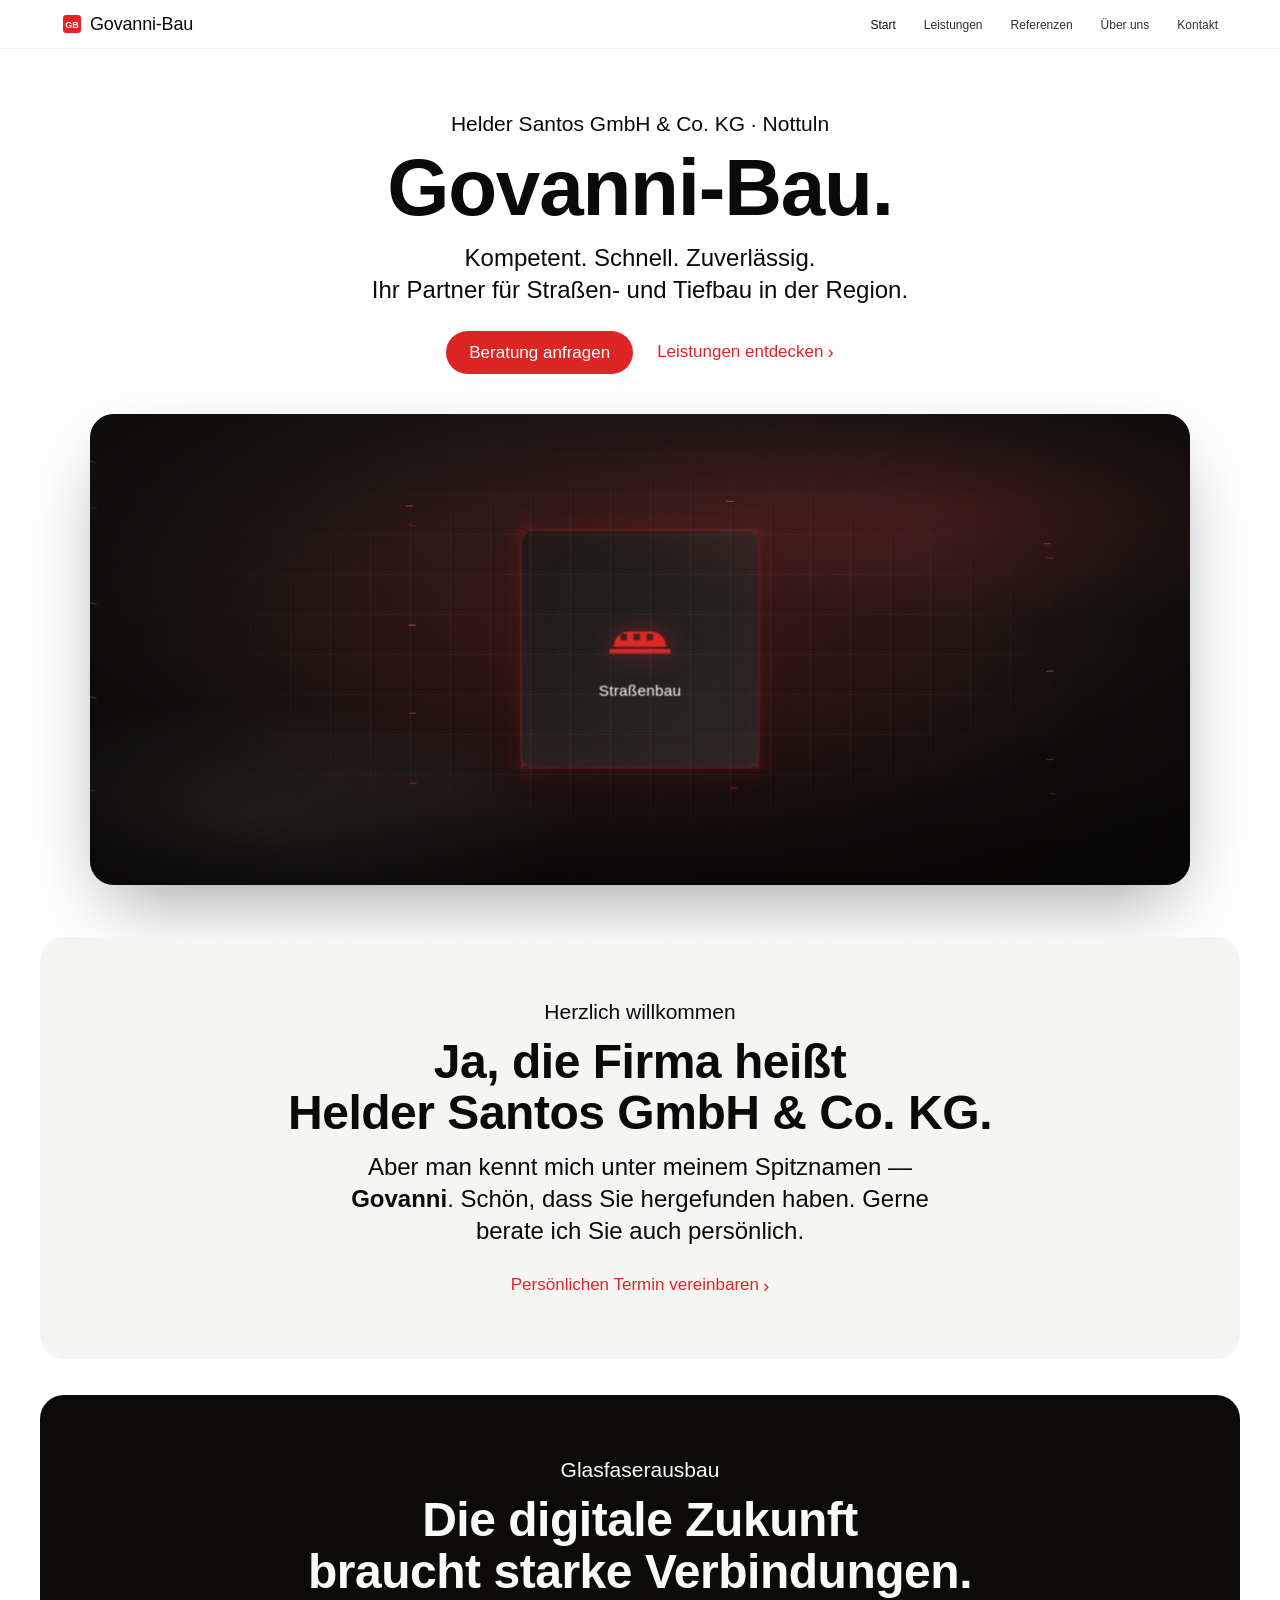
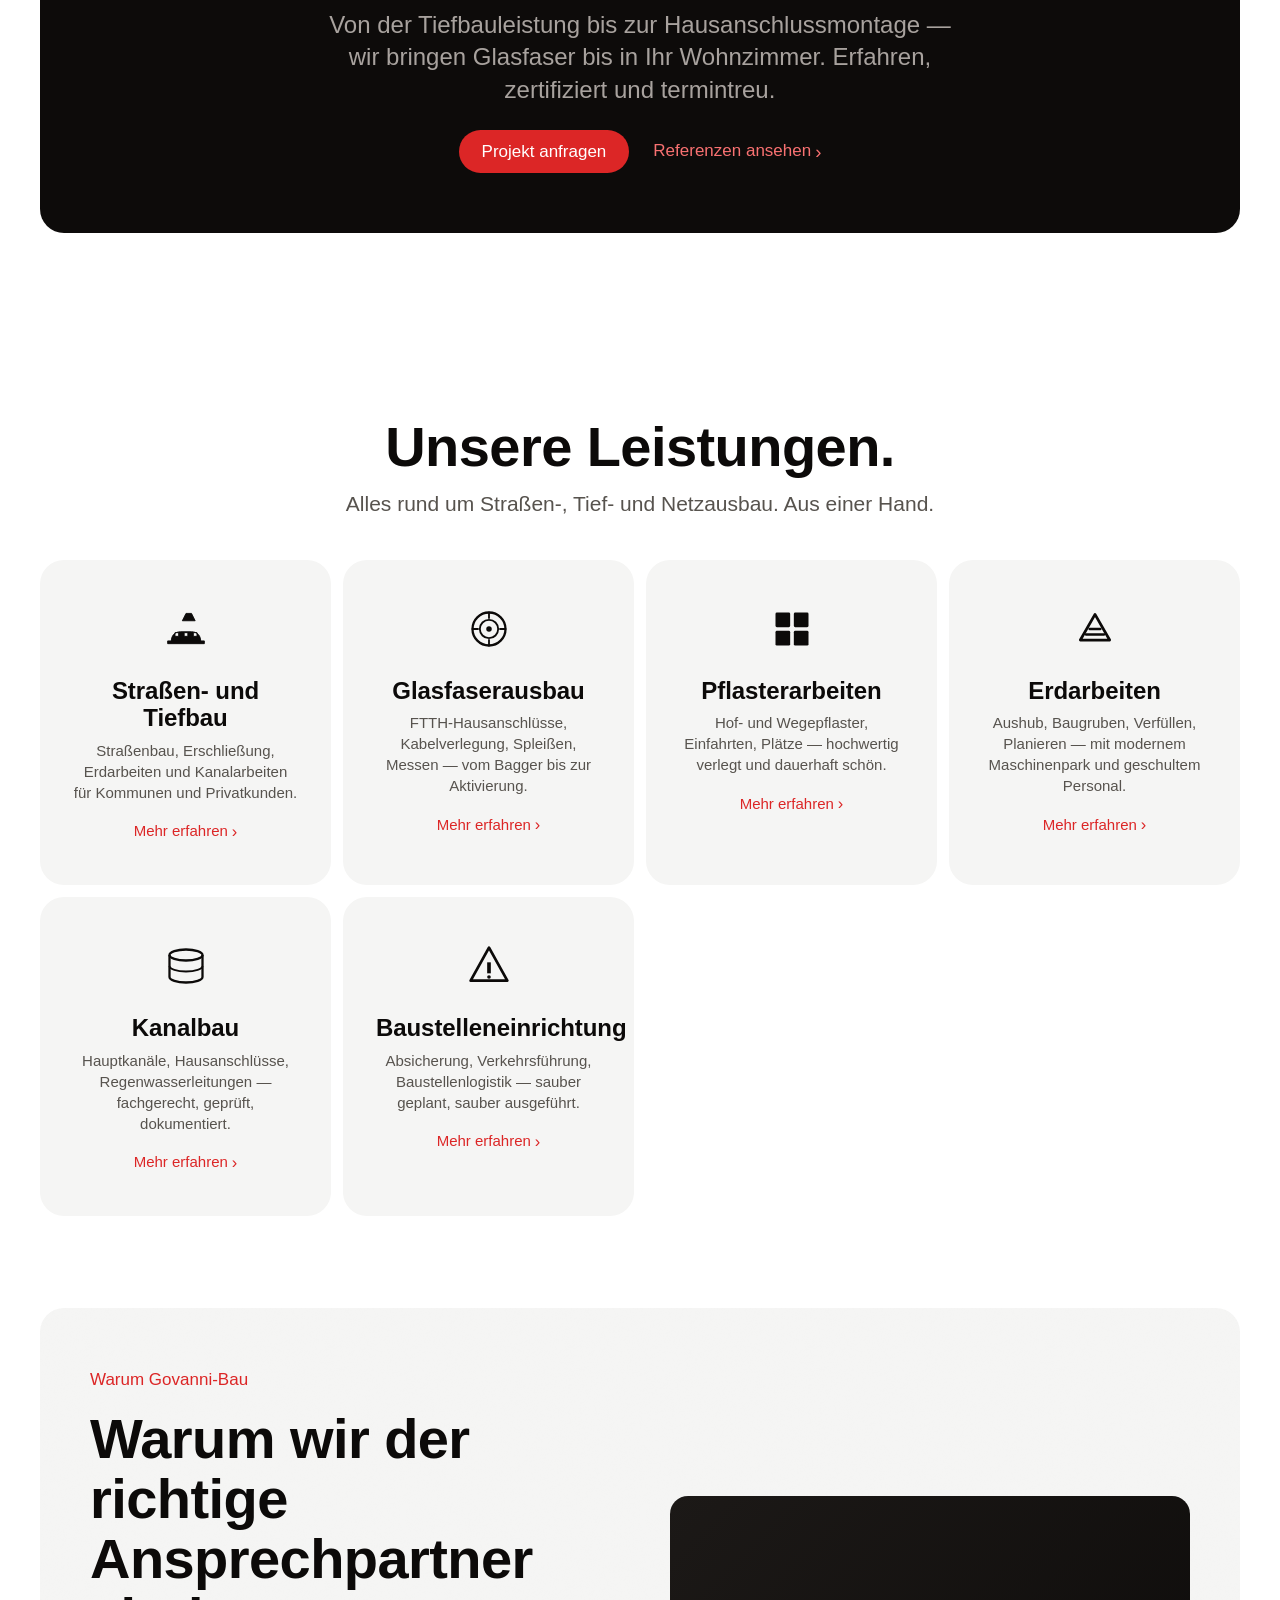
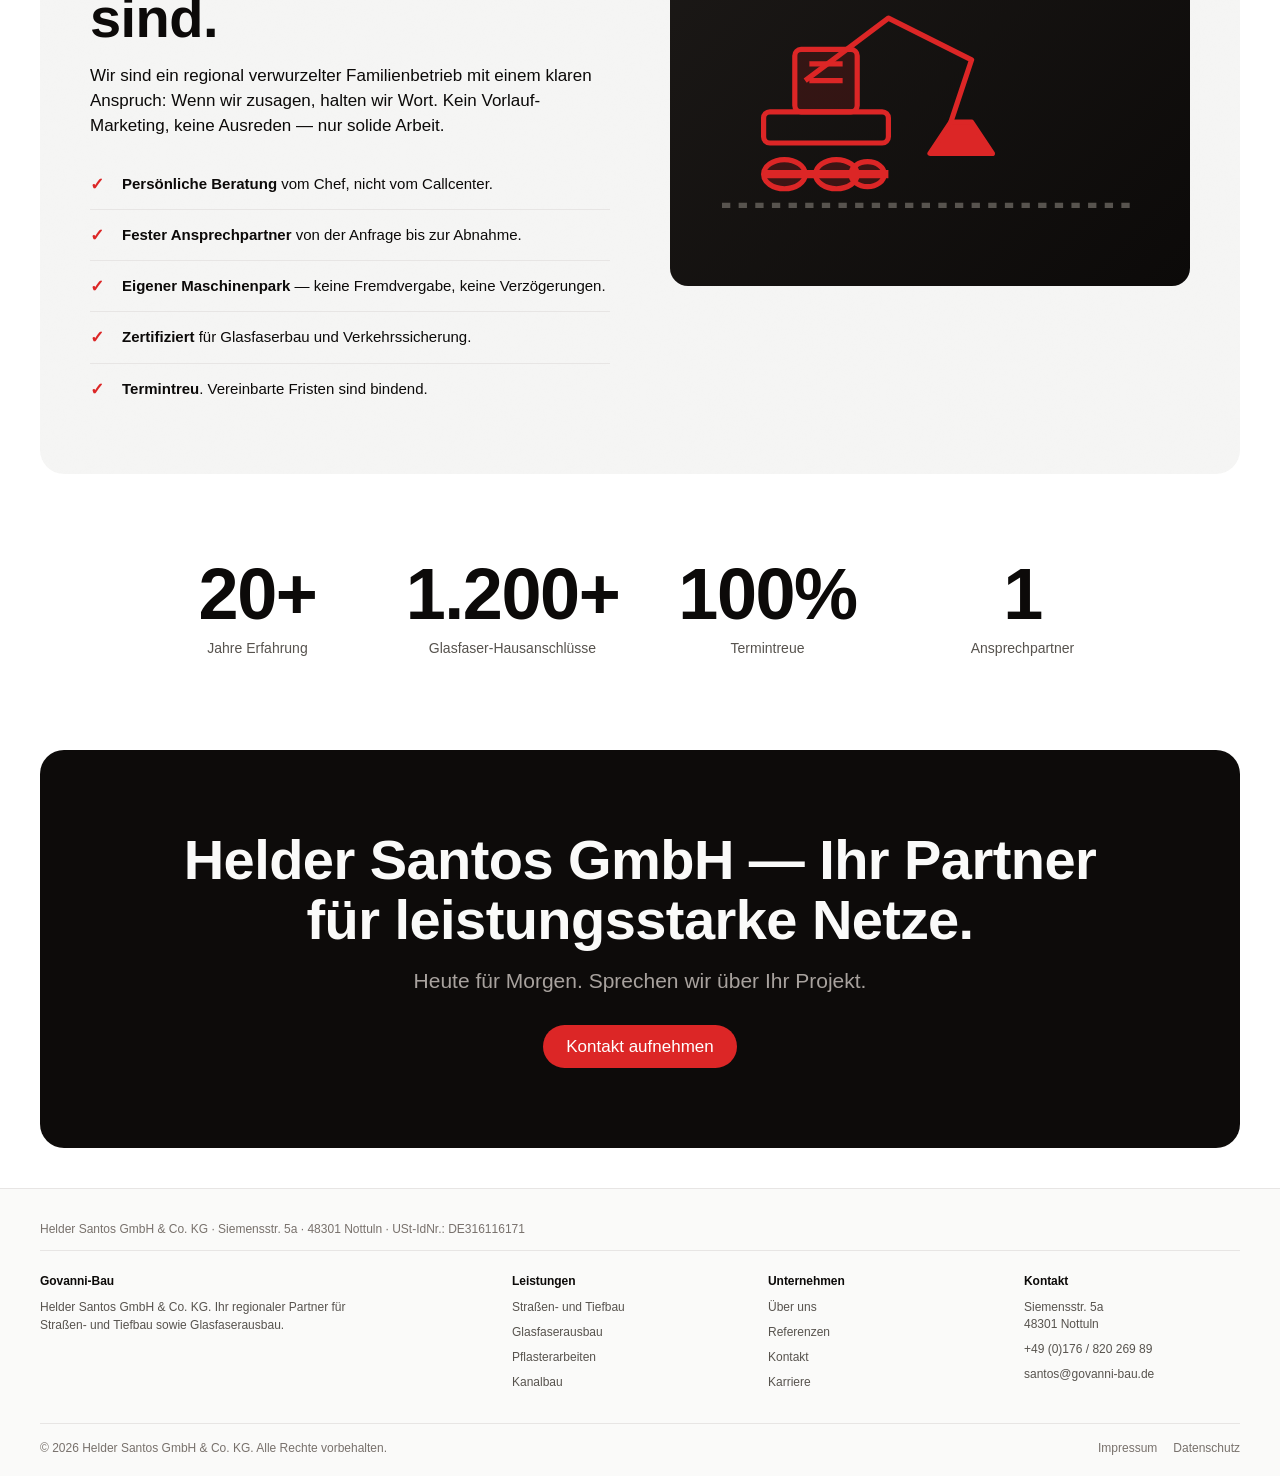
<file: index.html>
<!DOCTYPE html>
<html lang="de">
<head>
  <meta charset="UTF-8">
  <meta name="viewport" content="width=device-width, initial-scale=1.0">
  <title>Govanni-Bau — Helder Santos GmbH & Co. KG</title>
  <meta name="description" content="Govanni-Bau · Helder Santos GmbH & Co. KG aus Nottuln. Straßen- und Tiefbau, Glasfaserausbau, Pflasterarbeiten. Kompetent, schnell, zuverlässig.">
  <link rel="stylesheet" href="css/style.css">
</head>
<body>

  <!-- Header -->
  <header class="site-header">
    <nav class="nav">
      <a href="index.html" class="logo">
        <svg viewBox="0 0 40 40" aria-hidden="true"><rect x="2" y="2" width="36" height="36" rx="6" fill="#dc2626"/><text x="20" y="27" text-anchor="middle" font-family="Inter,sans-serif" font-size="18" font-weight="700" fill="#fff">GB</text></svg>
        Govanni-Bau
      </a>
      <button class="nav-toggle" aria-label="Menü öffnen">
        <span></span><span></span><span></span>
      </button>
      <ul class="nav-links">
        <li><a href="index.html">Start</a></li>
        <li><a href="index.html#leistungen">Leistungen</a></li>
        <li><a href="referenzen.html">Referenzen</a></li>
        <li><a href="ueber-uns.html">Über uns</a></li>
        <li><a href="kontakt.html">Kontakt</a></li>
      </ul>
    </nav>
  </header>

  <!-- Hero -->
  <section class="hero">
    <p class="eyebrow">Helder Santos GmbH &amp; Co. KG · Nottuln</p>
    <h1>Govanni-Bau.</h1>
    <p class="lead">Kompetent. Schnell. Zuverlässig.<br>Ihr Partner für Straßen- und Tiefbau in der Region.</p>
    <div class="hero-links">
      <a href="kontakt.html" class="btn btn-primary">Beratung anfragen</a>
      <a href="index.html#leistungen" class="link">Leistungen entdecken</a>
    </div>

    <!-- 3D animated hero -->
    <div class="hero-visual">

      <!--
        HERO-VIDEO: Ersetze den unten stehenden Kommentar durch dieses Element,
        sobald du eine echte Baustellen-/Glasfaser-MP4 im Ordner img/ hast.
        Empfehlung: 5–10 Sek. Loop, max. 3 MB, 1920x1080, stumm.

        <video class="hero-video" autoplay loop muted playsinline preload="auto"
               poster="img/hero-poster.jpg">
          <source src="img/hero-baustelle.mp4" type="video/mp4">
        </video>
      -->

      <!-- Warmes Filmlicht — subtiler Farbverlauf über der Szene -->
      <div class="film-light"></div>

      <!-- Animated fiber-optic streaks -->
      <svg class="hero-fibers" viewBox="0 0 1400 600" preserveAspectRatio="none" aria-hidden="true">
        <path d="M0,120 C300,80 500,200 800,160 S1200,220 1400,180"/>
        <path d="M0,240 C250,300 550,240 850,290 S1200,340 1400,300"/>
        <path d="M0,360 C300,420 550,340 900,400 S1200,440 1400,420"/>
        <path d="M0,480 C280,440 600,500 900,470 S1200,510 1400,490"/>
        <path d="M0,60 C400,180 700,60 1050,140 S1300,80 1400,120"/>
      </svg>

      <!-- Ambient particles -->
      <div class="particles" aria-hidden="true">
        <span class="particle"></span><span class="particle"></span>
        <span class="particle"></span><span class="particle"></span>
        <span class="particle"></span><span class="particle"></span>
        <span class="particle"></span><span class="particle"></span>
      </div>

      <!-- Rotating 3D cube -->
      <div class="hero-3d" aria-hidden="true">
        <div class="cube-scene">
          <div class="cube-face cube-face--front">
            <svg viewBox="0 0 64 64"><path d="M4 52 h56 v-4 H4 z M8 46 c0-8 6-14 14-14 h20 c8 0 14 6 14 14 z M14 40 h6 v-6 h-6 z M26 40 h6 v-6 h-6 z M38 40 h6 v-6 h-6 z"/></svg>
            <span>Straßenbau</span>
          </div>
          <div class="cube-face cube-face--back">
            <svg viewBox="0 0 64 64"><circle cx="32" cy="32" r="20" fill="none" stroke="currentColor" stroke-width="3"/><circle cx="32" cy="32" r="12" fill="none" stroke="currentColor" stroke-width="2"/><circle cx="32" cy="32" r="4"/><path d="M12 32 h6 M46 32 h6 M32 12 v6 M32 46 v6" stroke="currentColor" stroke-width="2"/></svg>
            <span>Glasfaser</span>
          </div>
          <div class="cube-face cube-face--right">
            <svg viewBox="0 0 64 64"><rect x="8" y="8" width="20" height="20" rx="2"/><rect x="34" y="8" width="20" height="20" rx="2"/><rect x="8" y="34" width="20" height="20" rx="2"/><rect x="34" y="34" width="20" height="20" rx="2"/></svg>
            <span>Pflaster</span>
          </div>
          <div class="cube-face cube-face--left">
            <svg viewBox="0 0 64 64"><path d="M12 12 L52 12 L46 30 L18 30 z" fill="none" stroke="currentColor" stroke-width="3"/><rect x="20" y="30" width="24" height="14"/><circle cx="20" cy="52" r="6"/><circle cx="44" cy="52" r="6"/></svg>
            <span>Tiefbau</span>
          </div>
          <div class="cube-face cube-face--top">
            <svg viewBox="0 0 64 64"><path d="M8 32 h48 M14 32 v14 M26 32 v14 M38 32 v14 M50 32 v14" fill="none" stroke="currentColor" stroke-width="3"/><circle cx="14" cy="20" r="3"/><circle cx="32" cy="14" r="3"/><circle cx="50" cy="20" r="3"/></svg>
            <span>Netze</span>
          </div>
          <div class="cube-face cube-face--bottom">
            <svg viewBox="0 0 64 64"><path d="M32 4 L38 24 L58 24 L42 36 L48 56 L32 44 L16 56 L22 36 L6 24 L26 24 z"/></svg>
            <span>Qualität</span>
          </div>
        </div>
      </div>

      <!-- Kino-Vignette + Filmkorn — für weniger digital, mehr filmisch -->
      <div class="vignette"></div>
      <div class="grain-overlay"></div>

    </div>
  </section>

  <!-- Personal welcome (Govanni's tone) -->
  <div class="section-space">
    <div class="tile tile-light">
      <p class="eyebrow">Herzlich willkommen</p>
      <h2>Ja, die Firma heißt<br>Helder Santos GmbH &amp; Co.&nbsp;KG.</h2>
      <p class="lead">Aber man kennt mich unter meinem Spitznamen — <strong>Govanni</strong>. Schön, dass Sie hergefunden haben. Gerne berate ich Sie auch persönlich.</p>
      <div class="hero-links" style="margin-top: 12px;">
        <a href="kontakt.html" class="link">Persönlichen Termin vereinbaren</a>
      </div>
    </div>
  </div>

  <!-- Dark highlight tile: Glasfaser -->
  <div class="section-space">
    <div class="tile tile-dark">
      <p class="eyebrow">Glasfaserausbau</p>
      <h2>Die digitale Zukunft<br>braucht starke Verbindungen.</h2>
      <p class="lead">Von der Tiefbauleistung bis zur Hausanschlussmontage — wir bringen Glasfaser bis in Ihr Wohnzimmer. Erfahren, zertifiziert und termintreu.</p>
      <div class="hero-links" style="margin-top: 12px;">
        <a href="kontakt.html" class="btn btn-primary">Projekt anfragen</a>
        <a href="referenzen.html" class="link" style="color:#f87171;">Referenzen ansehen</a>
      </div>
    </div>
  </div>

  <!-- Services grid -->
  <section id="leistungen" class="services-section">
    <div class="section-title">
      <h2>Unsere Leistungen.</h2>
      <p>Alles rund um Straßen-, Tief- und Netzausbau. Aus einer Hand.</p>
    </div>
    <div class="services-grid">

      <div class="service-card">
        <div class="service-icon">
          <svg viewBox="0 0 48 48"><path d="M4 40 h40 v-3 H4 z M8 37 c0-6 4-10 10-10 h12 c6 0 10 4 10 10 z M12 32 h4 v-4 h-4 z M22 32 h4 v-4 h-4 z M32 32 h4 v-4 h-4 z M20 15 h14 l-4-8 h-6 z" stroke="currentColor" stroke-width="1" fill="currentColor"/></svg>
        </div>
        <h3>Straßen- und Tiefbau</h3>
        <p>Straßenbau, Erschließung, Erdarbeiten und Kanalarbeiten für Kommunen und Privatkunden.</p>
        <a href="kontakt.html" class="link">Mehr erfahren</a>
      </div>

      <div class="service-card">
        <div class="service-icon">
          <svg viewBox="0 0 48 48"><circle cx="24" cy="24" r="18" fill="none" stroke="currentColor" stroke-width="2.5"/><circle cx="24" cy="24" r="10" fill="none" stroke="currentColor" stroke-width="2"/><circle cx="24" cy="24" r="3" fill="currentColor"/><path d="M6 24 h6 M36 24 h6 M24 6 v6 M24 36 v6" stroke="currentColor" stroke-width="2" stroke-linecap="round"/></svg>
        </div>
        <h3>Glasfaserausbau</h3>
        <p>FTTH-Hausanschlüsse, Kabelverlegung, Spleißen, Messen — vom Bagger bis zur Aktivierung.</p>
        <a href="kontakt.html" class="link">Mehr erfahren</a>
      </div>

      <div class="service-card">
        <div class="service-icon">
          <svg viewBox="0 0 48 48"><rect x="6" y="6" width="16" height="16" rx="1.5" fill="currentColor"/><rect x="26" y="6" width="16" height="16" rx="1.5" fill="currentColor"/><rect x="6" y="26" width="16" height="16" rx="1.5" fill="currentColor"/><rect x="26" y="26" width="16" height="16" rx="1.5" fill="currentColor"/></svg>
        </div>
        <h3>Pflasterarbeiten</h3>
        <p>Hof- und Wegepflaster, Einfahrten, Plätze — hochwertig verlegt und dauerhaft schön.</p>
        <a href="kontakt.html" class="link">Mehr erfahren</a>
      </div>

      <div class="service-card">
        <div class="service-icon">
          <svg viewBox="0 0 48 48"><path d="M8 36 L24 8 L40 36 z" fill="none" stroke="currentColor" stroke-width="3" stroke-linejoin="round"/><path d="M14 30 h20 M18 24 h12" stroke="currentColor" stroke-width="2.5" stroke-linecap="round"/></svg>
        </div>
        <h3>Erdarbeiten</h3>
        <p>Aushub, Baugruben, Verfüllen, Planieren — mit modernem Maschinenpark und geschultem Personal.</p>
        <a href="kontakt.html" class="link">Mehr erfahren</a>
      </div>

      <div class="service-card">
        <div class="service-icon">
          <svg viewBox="0 0 48 48"><ellipse cx="24" cy="12" rx="18" ry="6" fill="none" stroke="currentColor" stroke-width="2.5"/><path d="M6 12 v24 c0 3.3 8 6 18 6 s18-2.7 18-6 V12" fill="none" stroke="currentColor" stroke-width="2.5"/><path d="M6 24 c0 3.3 8 6 18 6 s18-2.7 18-6" fill="none" stroke="currentColor" stroke-width="2"/></svg>
        </div>
        <h3>Kanalbau</h3>
        <p>Hauptkanäle, Hausanschlüsse, Regenwasserleitungen — fachgerecht, geprüft, dokumentiert.</p>
        <a href="kontakt.html" class="link">Mehr erfahren</a>
      </div>

      <div class="service-card">
        <div class="service-icon">
          <svg viewBox="0 0 48 48"><path d="M24 4 L44 40 H4 z" fill="none" stroke="currentColor" stroke-width="3" stroke-linejoin="round"/><rect x="22" y="20" width="4" height="12" fill="currentColor"/><circle cx="24" cy="36" r="2" fill="currentColor"/></svg>
        </div>
        <h3>Baustelleneinrichtung</h3>
        <p>Absicherung, Verkehrsführung, Baustellenlogistik — sauber geplant, sauber ausgeführt.</p>
        <a href="kontakt.html" class="link">Mehr erfahren</a>
      </div>

    </div>
  </section>

  <!-- USP tile -->
  <div class="section-space">
    <div class="feature-tile">
      <div class="two-col">
        <div>
          <p class="eyebrow" style="font-size:17px;color:var(--color-blue);">Warum Govanni-Bau</p>
          <h2>Warum wir der richtige<br>Ansprechpartner sind.</h2>
          <p>Wir sind ein regional verwurzelter Familienbetrieb mit einem klaren Anspruch: Wenn wir zusagen, halten wir Wort. Kein Vorlauf-Marketing, keine Ausreden — nur solide Arbeit.</p>
          <ul class="values-list">
            <li><strong>Persönliche Beratung</strong> vom Chef, nicht vom Callcenter.</li>
            <li><strong>Fester Ansprechpartner</strong> von der Anfrage bis zur Abnahme.</li>
            <li><strong>Eigener Maschinenpark</strong> — keine Fremdvergabe, keine Verzögerungen.</li>
            <li><strong>Zertifiziert</strong> für Glasfaserbau und Verkehrssicherung.</li>
            <li><strong>Termintreu</strong>. Vereinbarte Fristen sind bindend.</li>
          </ul>
        </div>
        <div class="col-visual" style="background:linear-gradient(135deg,#1c1917 0%,#0c0a09 100%);">
          <svg viewBox="0 0 200 150" style="width:80%;height:auto;">
            <!-- Excavator illustration -->
            <g fill="none" stroke="#dc2626" stroke-width="2.5" stroke-linejoin="round">
              <!-- Boom & arm -->
              <path d="M40 70 L80 40 L120 60 L110 90"/>
              <!-- Bucket -->
              <path d="M110 90 L100 105 L130 105 L120 90 z" fill="#dc2626"/>
              <!-- Cabin -->
              <rect x="35" y="55" width="30" height="30" rx="3" fill="#dc2626" fill-opacity="0.15"/>
              <line x1="42" y1="62" x2="58" y2="62"/>
              <line x1="42" y1="70" x2="58" y2="70"/>
              <!-- Body -->
              <rect x="20" y="85" width="60" height="15" rx="3"/>
              <!-- Tracks -->
              <ellipse cx="30" cy="115" rx="10" ry="7" fill="#dc2626" fill-opacity="0.2"/>
              <ellipse cx="55" cy="115" rx="10" ry="7" fill="#dc2626" fill-opacity="0.2"/>
              <ellipse cx="70" cy="115" rx="8" ry="6" fill="#dc2626" fill-opacity="0.2"/>
              <line x1="20" y1="115" x2="80" y2="115" stroke-width="4"/>
              <!-- Ground -->
              <line x1="0" y1="130" x2="200" y2="130" stroke="#57534e" stroke-dasharray="4 4"/>
            </g>
          </svg>
        </div>
      </div>
    </div>
  </div>

  <!-- Stats -->
  <section class="stats">
    <div class="stats-grid">
      <div>
        <div class="stat-number">20+</div>
        <div class="stat-label">Jahre Erfahrung</div>
      </div>
      <div>
        <div class="stat-number">1.200+</div>
        <div class="stat-label">Glasfaser-Hausanschlüsse</div>
      </div>
      <div>
        <div class="stat-number">100%</div>
        <div class="stat-label">Termintreue</div>
      </div>
      <div>
        <div class="stat-number">1</div>
        <div class="stat-label">Ansprechpartner</div>
      </div>
    </div>
  </section>

  <!-- CTA -->
  <div class="cta-banner">
    <h2>Helder Santos GmbH — Ihr Partner<br>für leistungsstarke Netze.</h2>
    <p>Heute für Morgen. Sprechen wir über Ihr Projekt.</p>
    <a href="kontakt.html" class="btn btn-primary">Kontakt aufnehmen</a>
  </div>

  <!-- Footer -->
  <footer class="site-footer">
    <div class="footer-inner">
      <div class="footer-disclaimer">
        Helder Santos GmbH &amp; Co. KG · Siemensstr. 5a · 48301 Nottuln · USt-IdNr.: DE316116171
      </div>
      <div class="footer-grid">
        <div class="footer-brand">
          <h4>Govanni-Bau</h4>
          <p>Helder Santos GmbH &amp; Co. KG. Ihr regionaler Partner für Straßen- und Tiefbau sowie Glasfaserausbau.</p>
        </div>
        <div>
          <h4>Leistungen</h4>
          <ul>
            <li><a href="index.html#leistungen">Straßen- und Tiefbau</a></li>
            <li><a href="index.html#leistungen">Glasfaserausbau</a></li>
            <li><a href="index.html#leistungen">Pflasterarbeiten</a></li>
            <li><a href="index.html#leistungen">Kanalbau</a></li>
          </ul>
        </div>
        <div>
          <h4>Unternehmen</h4>
          <ul>
            <li><a href="ueber-uns.html">Über uns</a></li>
            <li><a href="referenzen.html">Referenzen</a></li>
            <li><a href="kontakt.html">Kontakt</a></li>
            <li><a href="kontakt.html">Karriere</a></li>
          </ul>
        </div>
        <div>
          <h4>Kontakt</h4>
          <ul>
            <li>Siemensstr. 5a<br>48301 Nottuln</li>
            <li>+49 (0)176 / 820 269 89</li>
            <li>santos@govanni-bau.de</li>
          </ul>
        </div>
      </div>
      <div class="footer-bottom">
        <span>© 2026 Helder Santos GmbH &amp; Co. KG. Alle Rechte vorbehalten.</span>
        <ul class="footer-links">
          <li><a href="impressum.html">Impressum</a></li>
          <li><a href="datenschutz.html">Datenschutz</a></li>
        </ul>
      </div>
    </div>
  </footer>

  <script src="js/main.js"></script>
</body>
</html>
</file>
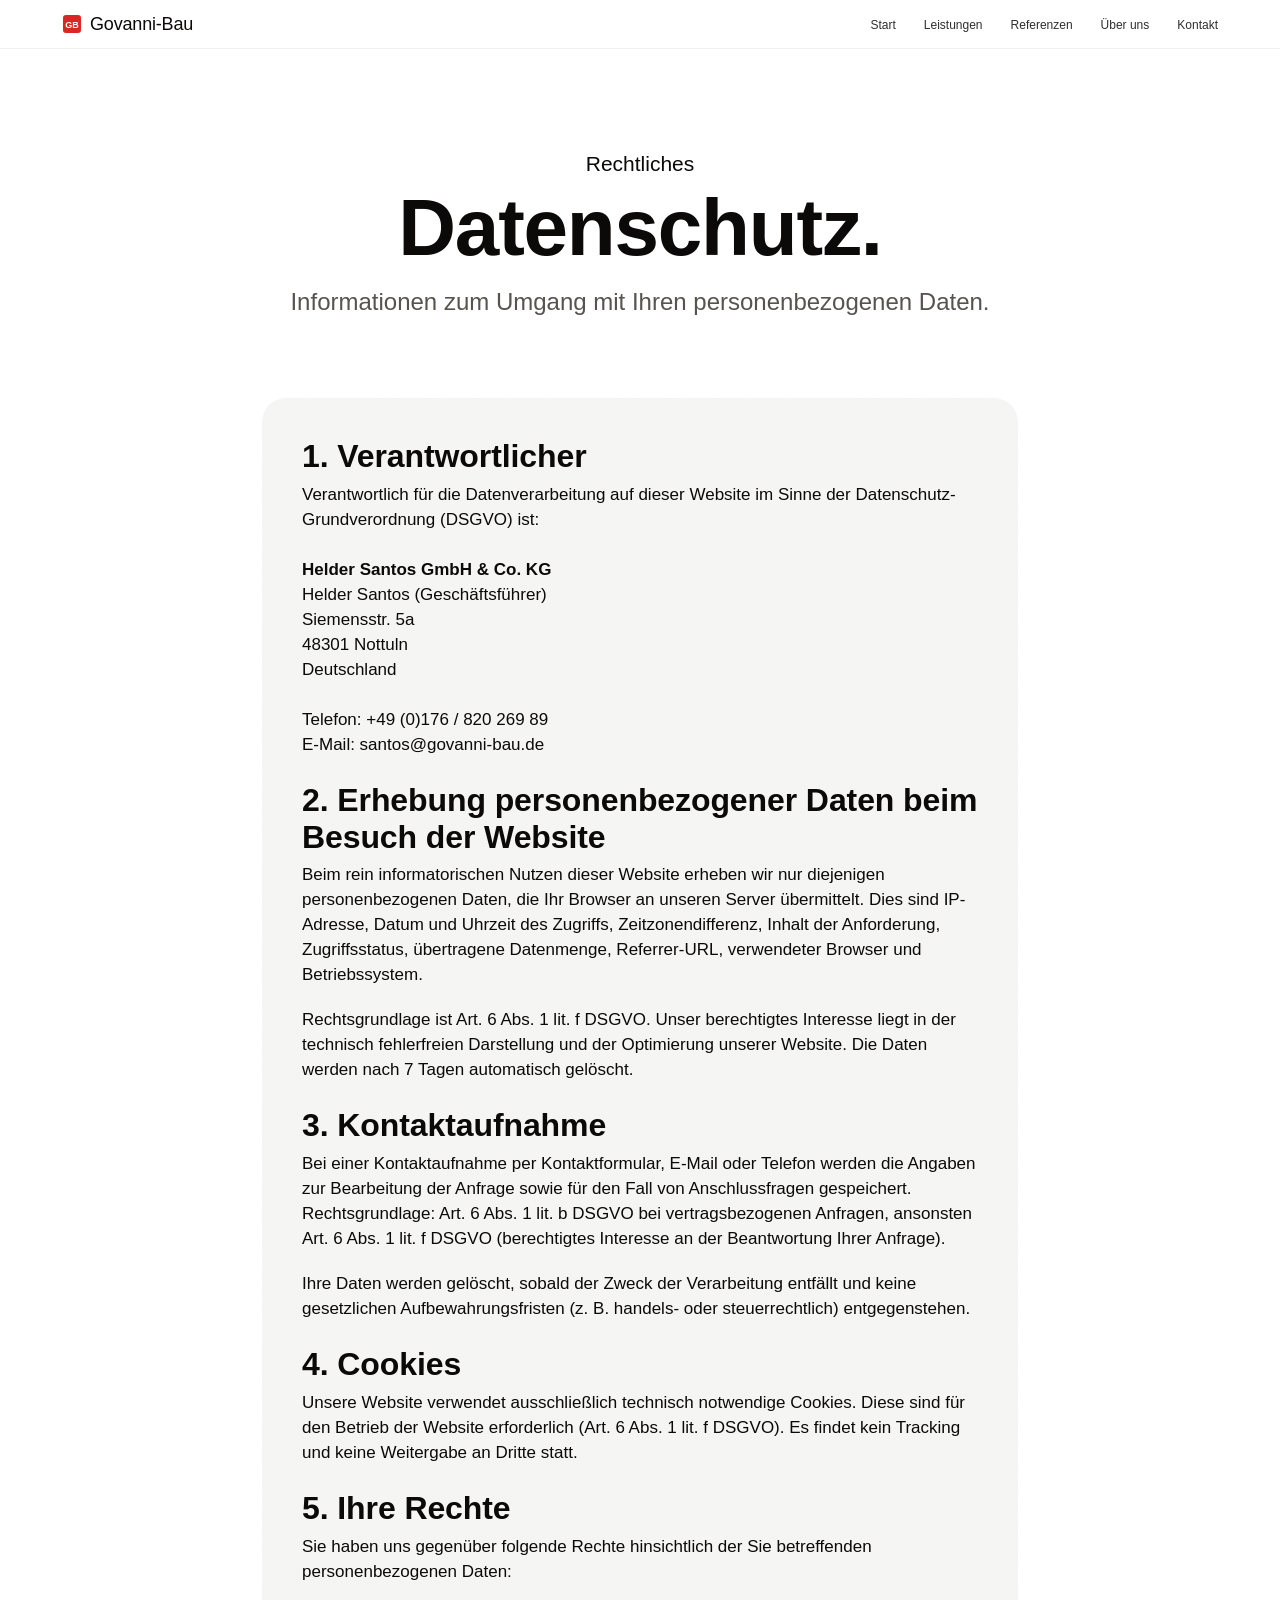
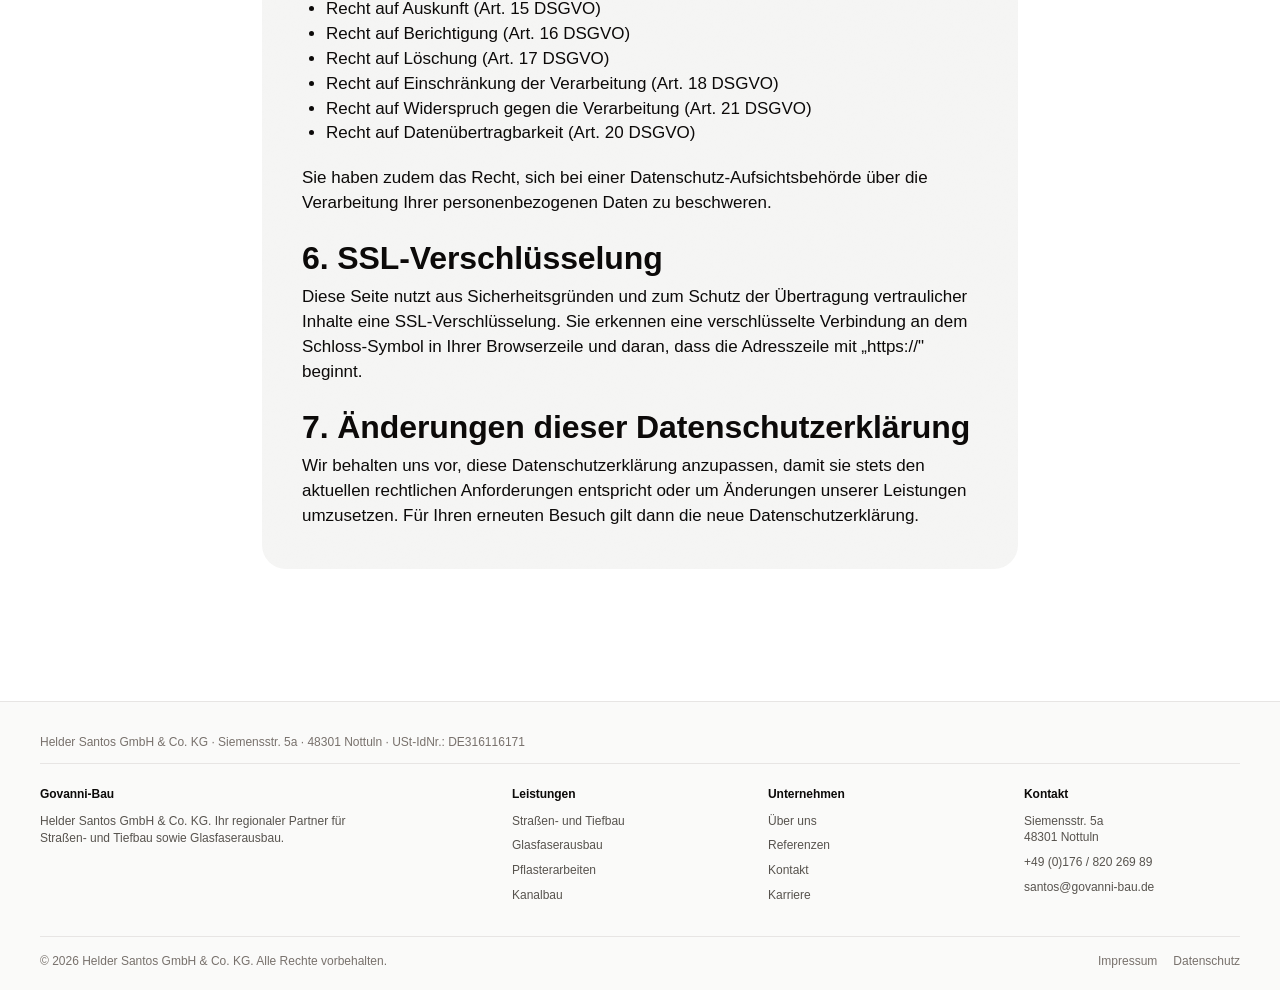
<file: datenschutz.html>
<!DOCTYPE html>
<html lang="de">
<head>
  <meta charset="UTF-8">
  <meta name="viewport" content="width=device-width, initial-scale=1.0">
  <title>Datenschutz — Govanni-Bau</title>
  <meta name="description" content="Datenschutzerklärung der Helder Santos GmbH & Co. KG · Govanni-Bau.">
  <link rel="stylesheet" href="css/style.css">
</head>
<body>

  <!-- Header -->
  <header class="site-header">
    <nav class="nav">
      <a href="index.html" class="logo">
        <svg viewBox="0 0 40 40" aria-hidden="true"><rect x="2" y="2" width="36" height="36" rx="6" fill="#dc2626"/><text x="20" y="27" text-anchor="middle" font-family="Inter,sans-serif" font-size="18" font-weight="700" fill="#fff">GB</text></svg>
        Govanni-Bau
      </a>
      <button class="nav-toggle" aria-label="Menü öffnen">
        <span></span><span></span><span></span>
      </button>
      <ul class="nav-links">
        <li><a href="index.html">Start</a></li>
        <li><a href="index.html#leistungen">Leistungen</a></li>
        <li><a href="referenzen.html">Referenzen</a></li>
        <li><a href="ueber-uns.html">Über uns</a></li>
        <li><a href="kontakt.html">Kontakt</a></li>
      </ul>
    </nav>
  </header>

  <!-- Page Header -->
  <section class="page-header">
    <p class="eyebrow">Rechtliches</p>
    <h1>Datenschutz.</h1>
    <p class="lead">Informationen zum Umgang mit Ihren personenbezogenen Daten.</p>
  </section>

  <!-- Legal content -->
  <section class="contact-section">
    <div class="container" style="max-width: 800px;">

      <div class="feature-tile" style="text-align: left; padding: 40px;">

        <h3 style="margin-bottom: 8px;">1. Verantwortlicher</h3>
        <p style="margin-bottom: 20px;">
          Verantwortlich für die Datenverarbeitung auf dieser Website im Sinne der Datenschutz-Grundverordnung (DSGVO) ist:<br><br>
          <strong>Helder Santos GmbH &amp; Co. KG</strong><br>
          Helder Santos (Geschäftsführer)<br>
          Siemensstr. 5a<br>
          48301 Nottuln<br>
          Deutschland<br><br>
          Telefon: +49 (0)176 / 820 269 89<br>
          E-Mail: santos@govanni-bau.de
        </p>

        <h3 style="margin-bottom: 8px; margin-top: 24px;">2. Erhebung personenbezogener Daten beim Besuch der Website</h3>
        <p style="margin-bottom: 20px;">
          Beim rein informatorischen Nutzen dieser Website erheben wir nur diejenigen personenbezogenen Daten, die Ihr Browser an unseren Server übermittelt. Dies sind IP-Adresse, Datum und Uhrzeit des Zugriffs, Zeitzonendifferenz, Inhalt der Anforderung, Zugriffsstatus, übertragene Datenmenge, Referrer-URL, verwendeter Browser und Betriebssystem.
        </p>
        <p style="margin-bottom: 20px;">
          Rechtsgrundlage ist Art. 6 Abs. 1 lit. f DSGVO. Unser berechtigtes Interesse liegt in der technisch fehlerfreien Darstellung und der Optimierung unserer Website. Die Daten werden nach 7 Tagen automatisch gelöscht.
        </p>

        <h3 style="margin-bottom: 8px; margin-top: 24px;">3. Kontaktaufnahme</h3>
        <p style="margin-bottom: 20px;">
          Bei einer Kontaktaufnahme per Kontaktformular, E-Mail oder Telefon werden die Angaben zur Bearbeitung der Anfrage sowie für den Fall von Anschlussfragen gespeichert. Rechtsgrundlage: Art. 6 Abs. 1 lit. b DSGVO bei vertragsbezogenen Anfragen, ansonsten Art. 6 Abs. 1 lit. f DSGVO (berechtigtes Interesse an der Beantwortung Ihrer Anfrage).
        </p>
        <p style="margin-bottom: 20px;">
          Ihre Daten werden gelöscht, sobald der Zweck der Verarbeitung entfällt und keine gesetzlichen Aufbewahrungsfristen (z.&nbsp;B. handels- oder steuerrechtlich) entgegenstehen.
        </p>

        <h3 style="margin-bottom: 8px; margin-top: 24px;">4. Cookies</h3>
        <p style="margin-bottom: 20px;">
          Unsere Website verwendet ausschließlich technisch notwendige Cookies. Diese sind für den Betrieb der Website erforderlich (Art. 6 Abs. 1 lit. f DSGVO). Es findet kein Tracking und keine Weitergabe an Dritte statt.
        </p>

        <h3 style="margin-bottom: 8px; margin-top: 24px;">5. Ihre Rechte</h3>
        <p style="margin-bottom: 12px;">Sie haben uns gegenüber folgende Rechte hinsichtlich der Sie betreffenden personenbezogenen Daten:</p>
        <ul style="margin-bottom: 20px; padding-left: 24px;">
          <li>Recht auf Auskunft (Art. 15 DSGVO)</li>
          <li>Recht auf Berichtigung (Art. 16 DSGVO)</li>
          <li>Recht auf Löschung (Art. 17 DSGVO)</li>
          <li>Recht auf Einschränkung der Verarbeitung (Art. 18 DSGVO)</li>
          <li>Recht auf Widerspruch gegen die Verarbeitung (Art. 21 DSGVO)</li>
          <li>Recht auf Datenübertragbarkeit (Art. 20 DSGVO)</li>
        </ul>
        <p style="margin-bottom: 20px;">
          Sie haben zudem das Recht, sich bei einer Datenschutz-Aufsichtsbehörde über die Verarbeitung Ihrer personenbezogenen Daten zu beschweren.
        </p>

        <h3 style="margin-bottom: 8px; margin-top: 24px;">6. SSL-Verschlüsselung</h3>
        <p style="margin-bottom: 20px;">
          Diese Seite nutzt aus Sicherheitsgründen und zum Schutz der Übertragung vertraulicher Inhalte eine SSL-Verschlüsselung. Sie erkennen eine verschlüsselte Verbindung an dem Schloss-Symbol in Ihrer Browserzeile und daran, dass die Adresszeile mit „https://" beginnt.
        </p>

        <h3 style="margin-bottom: 8px; margin-top: 24px;">7. Änderungen dieser Datenschutzerklärung</h3>
        <p style="margin-bottom: 0;">
          Wir behalten uns vor, diese Datenschutzerklärung anzupassen, damit sie stets den aktuellen rechtlichen Anforderungen entspricht oder um Änderungen unserer Leistungen umzusetzen. Für Ihren erneuten Besuch gilt dann die neue Datenschutzerklärung.
        </p>

      </div>

    </div>
  </section>

  <!-- Footer -->
  <footer class="site-footer">
    <div class="footer-inner">
      <div class="footer-disclaimer">
        Helder Santos GmbH &amp; Co. KG · Siemensstr. 5a · 48301 Nottuln · USt-IdNr.: DE316116171
      </div>
      <div class="footer-grid">
        <div class="footer-brand">
          <h4>Govanni-Bau</h4>
          <p>Helder Santos GmbH &amp; Co. KG. Ihr regionaler Partner für Straßen- und Tiefbau sowie Glasfaserausbau.</p>
        </div>
        <div>
          <h4>Leistungen</h4>
          <ul>
            <li><a href="index.html#leistungen">Straßen- und Tiefbau</a></li>
            <li><a href="index.html#leistungen">Glasfaserausbau</a></li>
            <li><a href="index.html#leistungen">Pflasterarbeiten</a></li>
            <li><a href="index.html#leistungen">Kanalbau</a></li>
          </ul>
        </div>
        <div>
          <h4>Unternehmen</h4>
          <ul>
            <li><a href="ueber-uns.html">Über uns</a></li>
            <li><a href="referenzen.html">Referenzen</a></li>
            <li><a href="kontakt.html">Kontakt</a></li>
            <li><a href="kontakt.html">Karriere</a></li>
          </ul>
        </div>
        <div>
          <h4>Kontakt</h4>
          <ul>
            <li>Siemensstr. 5a<br>48301 Nottuln</li>
            <li>+49 (0)176 / 820 269 89</li>
            <li>santos@govanni-bau.de</li>
          </ul>
        </div>
      </div>
      <div class="footer-bottom">
        <span>© 2026 Helder Santos GmbH &amp; Co. KG. Alle Rechte vorbehalten.</span>
        <ul class="footer-links">
          <li><a href="impressum.html">Impressum</a></li>
          <li><a href="datenschutz.html">Datenschutz</a></li>
        </ul>
      </div>
    </div>
  </footer>

  <script src="js/main.js"></script>
</body>
</html>
</file>
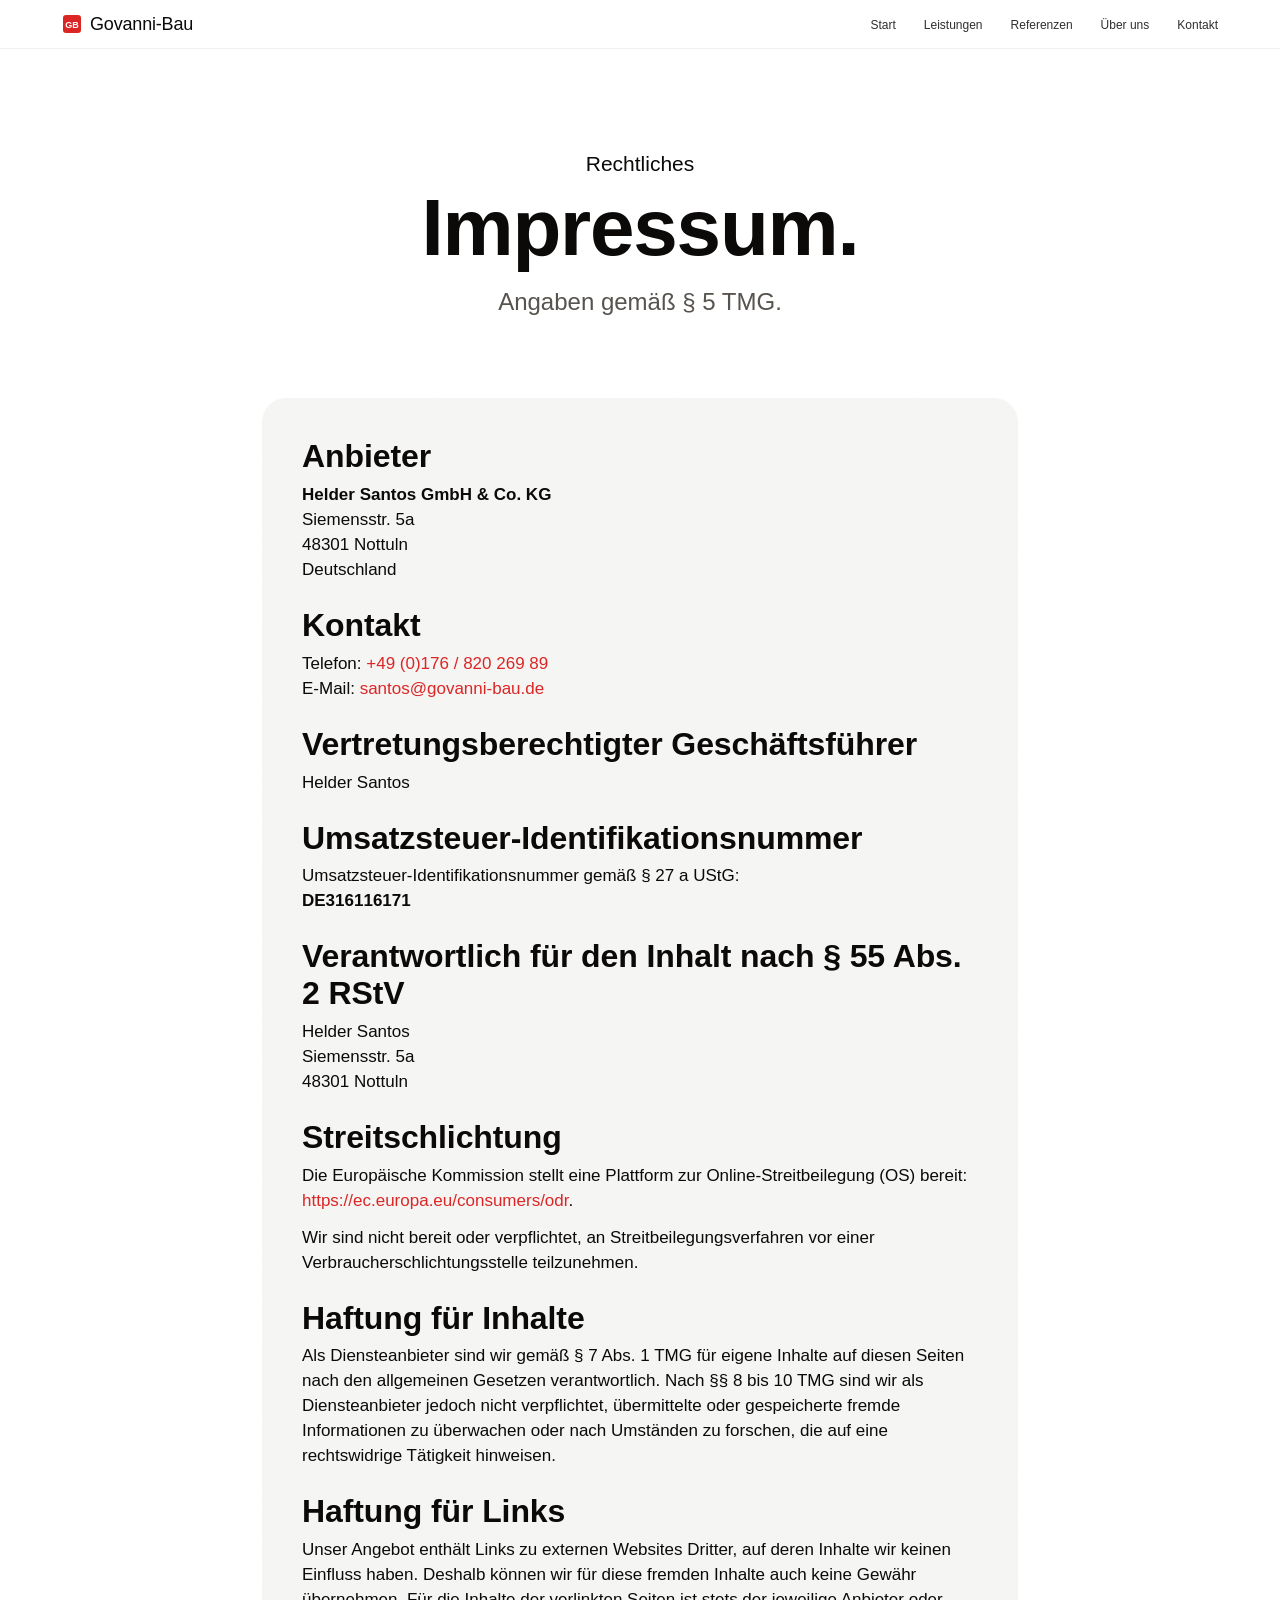
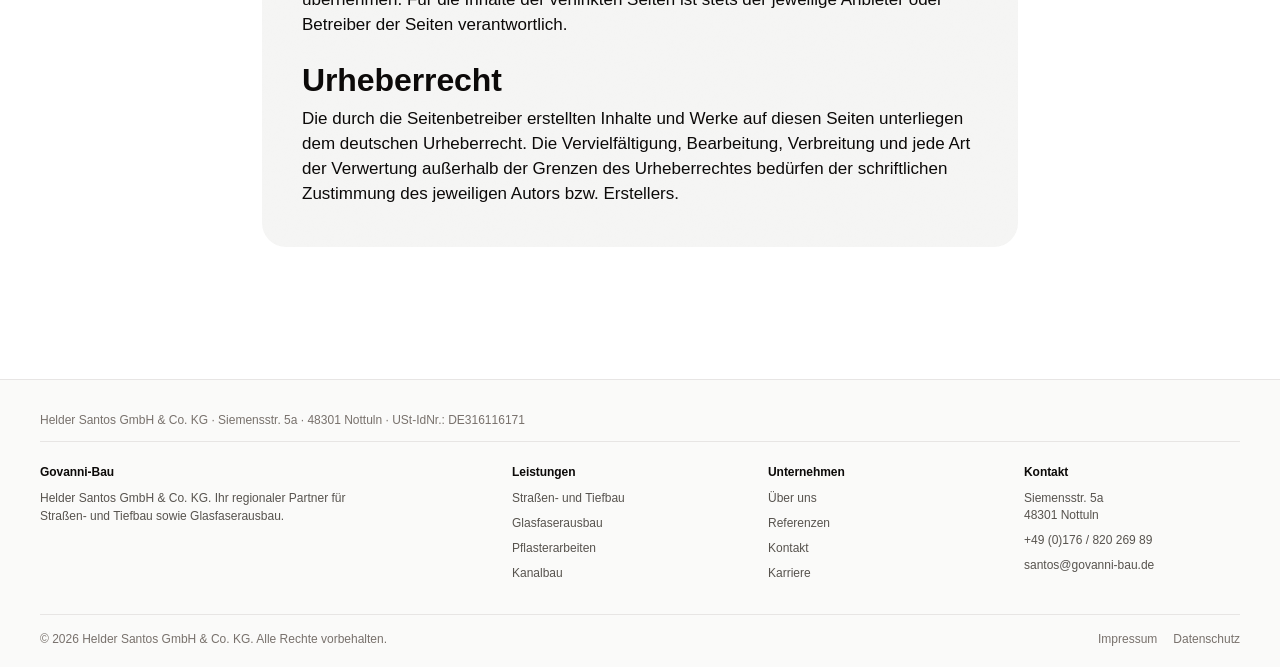
<file: impressum.html>
<!DOCTYPE html>
<html lang="de">
<head>
  <meta charset="UTF-8">
  <meta name="viewport" content="width=device-width, initial-scale=1.0">
  <title>Impressum — Govanni-Bau</title>
  <meta name="description" content="Impressum der Helder Santos GmbH & Co. KG · Govanni-Bau aus Nottuln.">
  <link rel="stylesheet" href="css/style.css">
</head>
<body>

  <!-- Header -->
  <header class="site-header">
    <nav class="nav">
      <a href="index.html" class="logo">
        <svg viewBox="0 0 40 40" aria-hidden="true"><rect x="2" y="2" width="36" height="36" rx="6" fill="#dc2626"/><text x="20" y="27" text-anchor="middle" font-family="Inter,sans-serif" font-size="18" font-weight="700" fill="#fff">GB</text></svg>
        Govanni-Bau
      </a>
      <button class="nav-toggle" aria-label="Menü öffnen">
        <span></span><span></span><span></span>
      </button>
      <ul class="nav-links">
        <li><a href="index.html">Start</a></li>
        <li><a href="index.html#leistungen">Leistungen</a></li>
        <li><a href="referenzen.html">Referenzen</a></li>
        <li><a href="ueber-uns.html">Über uns</a></li>
        <li><a href="kontakt.html">Kontakt</a></li>
      </ul>
    </nav>
  </header>

  <!-- Page Header -->
  <section class="page-header">
    <p class="eyebrow">Rechtliches</p>
    <h1>Impressum.</h1>
    <p class="lead">Angaben gemäß § 5 TMG.</p>
  </section>

  <!-- Legal content -->
  <section class="contact-section">
    <div class="container" style="max-width: 800px;">

      <div class="feature-tile" style="text-align: left; padding: 40px;">
        <h3 style="margin-bottom: 8px;">Anbieter</h3>
        <p style="margin-bottom: 20px;">
          <strong>Helder Santos GmbH &amp; Co. KG</strong><br>
          Siemensstr. 5a<br>
          48301 Nottuln<br>
          Deutschland
        </p>

        <h3 style="margin-bottom: 8px; margin-top: 24px;">Kontakt</h3>
        <p style="margin-bottom: 20px;">
          Telefon: <a href="tel:+4917682026989">+49 (0)176 / 820 269 89</a><br>
          E-Mail: <a href="mailto:santos@govanni-bau.de">santos@govanni-bau.de</a>
        </p>

        <h3 style="margin-bottom: 8px; margin-top: 24px;">Vertretungsberechtigter Geschäftsführer</h3>
        <p style="margin-bottom: 20px;">
          Helder Santos
        </p>

        <h3 style="margin-bottom: 8px; margin-top: 24px;">Umsatzsteuer-Identifikationsnummer</h3>
        <p style="margin-bottom: 20px;">
          Umsatzsteuer-Identifikationsnummer gemäß § 27 a UStG:<br>
          <strong>DE316116171</strong>
        </p>

        <h3 style="margin-bottom: 8px; margin-top: 24px;">Verantwortlich für den Inhalt nach § 55 Abs. 2 RStV</h3>
        <p style="margin-bottom: 20px;">
          Helder Santos<br>
          Siemensstr. 5a<br>
          48301 Nottuln
        </p>

        <h3 style="margin-bottom: 8px; margin-top: 24px;">Streitschlichtung</h3>
        <p style="margin-bottom: 12px;">
          Die Europäische Kommission stellt eine Plattform zur Online-Streitbeilegung (OS) bereit:
          <a href="https://ec.europa.eu/consumers/odr" target="_blank" rel="noopener">https://ec.europa.eu/consumers/odr</a>.
        </p>
        <p style="margin-bottom: 20px;">
          Wir sind nicht bereit oder verpflichtet, an Streitbeilegungsverfahren vor einer Verbraucherschlichtungsstelle teilzunehmen.
        </p>

        <h3 style="margin-bottom: 8px; margin-top: 24px;">Haftung für Inhalte</h3>
        <p style="margin-bottom: 20px;">
          Als Diensteanbieter sind wir gemäß § 7 Abs. 1 TMG für eigene Inhalte auf diesen Seiten nach den allgemeinen Gesetzen verantwortlich. Nach §§ 8 bis 10 TMG sind wir als Diensteanbieter jedoch nicht verpflichtet, übermittelte oder gespeicherte fremde Informationen zu überwachen oder nach Umständen zu forschen, die auf eine rechtswidrige Tätigkeit hinweisen.
        </p>

        <h3 style="margin-bottom: 8px; margin-top: 24px;">Haftung für Links</h3>
        <p style="margin-bottom: 20px;">
          Unser Angebot enthält Links zu externen Websites Dritter, auf deren Inhalte wir keinen Einfluss haben. Deshalb können wir für diese fremden Inhalte auch keine Gewähr übernehmen. Für die Inhalte der verlinkten Seiten ist stets der jeweilige Anbieter oder Betreiber der Seiten verantwortlich.
        </p>

        <h3 style="margin-bottom: 8px; margin-top: 24px;">Urheberrecht</h3>
        <p style="margin-bottom: 0;">
          Die durch die Seitenbetreiber erstellten Inhalte und Werke auf diesen Seiten unterliegen dem deutschen Urheberrecht. Die Vervielfältigung, Bearbeitung, Verbreitung und jede Art der Verwertung außerhalb der Grenzen des Urheberrechtes bedürfen der schriftlichen Zustimmung des jeweiligen Autors bzw. Erstellers.
        </p>
      </div>

    </div>
  </section>

  <!-- Footer -->
  <footer class="site-footer">
    <div class="footer-inner">
      <div class="footer-disclaimer">
        Helder Santos GmbH &amp; Co. KG · Siemensstr. 5a · 48301 Nottuln · USt-IdNr.: DE316116171
      </div>
      <div class="footer-grid">
        <div class="footer-brand">
          <h4>Govanni-Bau</h4>
          <p>Helder Santos GmbH &amp; Co. KG. Ihr regionaler Partner für Straßen- und Tiefbau sowie Glasfaserausbau.</p>
        </div>
        <div>
          <h4>Leistungen</h4>
          <ul>
            <li><a href="index.html#leistungen">Straßen- und Tiefbau</a></li>
            <li><a href="index.html#leistungen">Glasfaserausbau</a></li>
            <li><a href="index.html#leistungen">Pflasterarbeiten</a></li>
            <li><a href="index.html#leistungen">Kanalbau</a></li>
          </ul>
        </div>
        <div>
          <h4>Unternehmen</h4>
          <ul>
            <li><a href="ueber-uns.html">Über uns</a></li>
            <li><a href="referenzen.html">Referenzen</a></li>
            <li><a href="kontakt.html">Kontakt</a></li>
            <li><a href="kontakt.html">Karriere</a></li>
          </ul>
        </div>
        <div>
          <h4>Kontakt</h4>
          <ul>
            <li>Siemensstr. 5a<br>48301 Nottuln</li>
            <li>+49 (0)176 / 820 269 89</li>
            <li>santos@govanni-bau.de</li>
          </ul>
        </div>
      </div>
      <div class="footer-bottom">
        <span>© 2026 Helder Santos GmbH &amp; Co. KG. Alle Rechte vorbehalten.</span>
        <ul class="footer-links">
          <li><a href="impressum.html">Impressum</a></li>
          <li><a href="datenschutz.html">Datenschutz</a></li>
        </ul>
      </div>
    </div>
  </footer>

  <script src="js/main.js"></script>
</body>
</html>
</file>
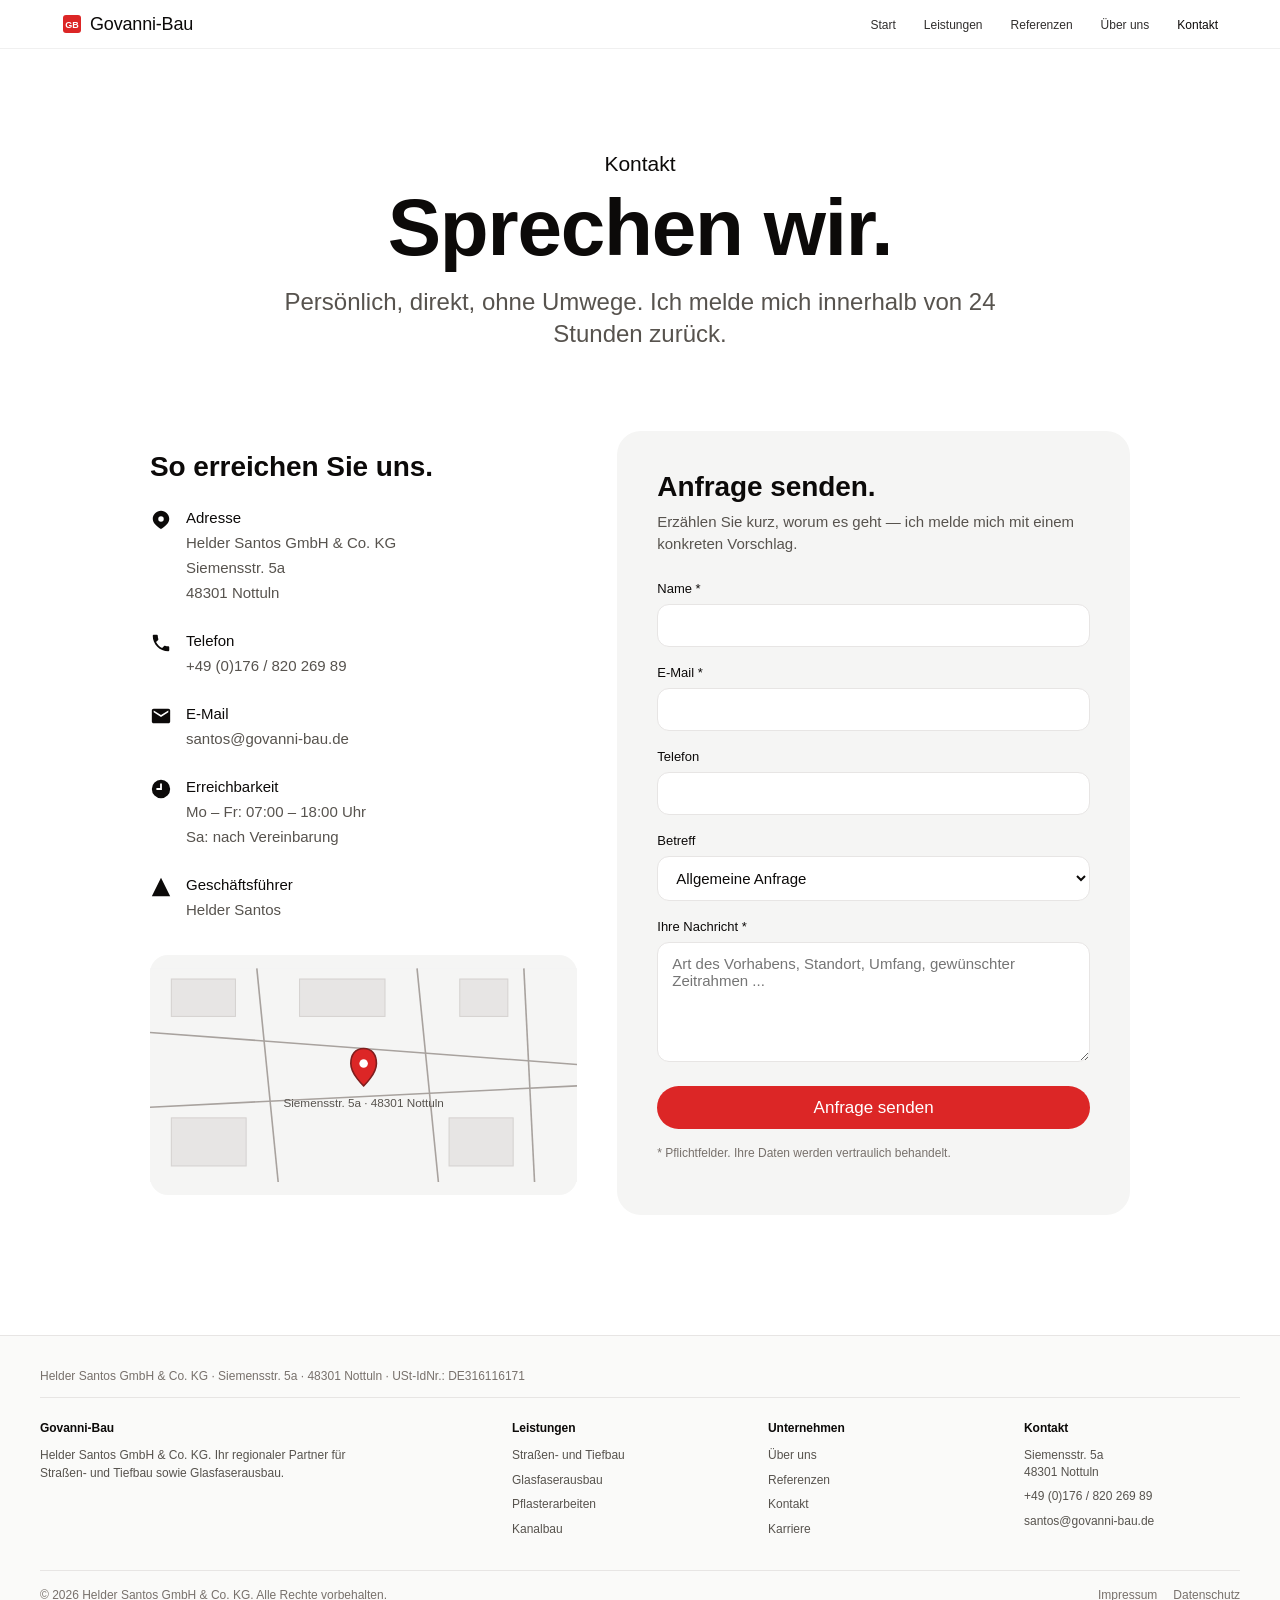
<file: kontakt.html>
<!DOCTYPE html>
<html lang="de">
<head>
  <meta charset="UTF-8">
  <meta name="viewport" content="width=device-width, initial-scale=1.0">
  <title>Kontakt — Govanni-Bau</title>
  <meta name="description" content="Kontakt zur Helder Santos GmbH & Co. KG · Govanni-Bau aus Nottuln. Persönliche Beratung, Angebot, Karriere.">
  <link rel="stylesheet" href="css/style.css">
</head>
<body>

  <!-- Header -->
  <header class="site-header">
    <nav class="nav">
      <a href="index.html" class="logo">
        <svg viewBox="0 0 40 40" aria-hidden="true"><rect x="2" y="2" width="36" height="36" rx="6" fill="#dc2626"/><text x="20" y="27" text-anchor="middle" font-family="Inter,sans-serif" font-size="18" font-weight="700" fill="#fff">GB</text></svg>
        Govanni-Bau
      </a>
      <button class="nav-toggle" aria-label="Menü öffnen">
        <span></span><span></span><span></span>
      </button>
      <ul class="nav-links">
        <li><a href="index.html">Start</a></li>
        <li><a href="index.html#leistungen">Leistungen</a></li>
        <li><a href="referenzen.html">Referenzen</a></li>
        <li><a href="ueber-uns.html">Über uns</a></li>
        <li><a href="kontakt.html">Kontakt</a></li>
      </ul>
    </nav>
  </header>

  <!-- Page Header -->
  <section class="page-header">
    <p class="eyebrow">Kontakt</p>
    <h1>Sprechen wir.</h1>
    <p class="lead">Persönlich, direkt, ohne Umwege. Ich melde mich innerhalb von 24 Stunden zurück.</p>
  </section>

  <!-- Contact -->
  <section class="contact-section">
    <div class="contact-grid">

      <!-- Contact info -->
      <div class="contact-info">
        <h3>So erreichen Sie uns.</h3>

        <div class="contact-item">
          <svg viewBox="0 0 24 24"><path d="M12 2 C7 2 3 6 3 11 c0 6 9 11 9 11 s9-5 9-11 c0-5-4-9-9-9 z M12 14 a3 3 0 1 1 0-6 a3 3 0 0 1 0 6 z"/></svg>
          <div>
            <strong>Adresse</strong>
            <span>Helder Santos GmbH &amp; Co. KG<br>Siemensstr. 5a<br>48301 Nottuln</span>
          </div>
        </div>

        <div class="contact-item">
          <svg viewBox="0 0 24 24"><path d="M6.6 10.8 c1.4 2.8 3.8 5.1 6.6 6.6 l2.2-2.2 c0.3-0.3 0.7-0.4 1-0.2 1.1 0.4 2.3 0.6 3.6 0.6 0.6 0 1 0.4 1 1 V20 c0 0.6-0.4 1-1 1 -9.4 0-17-7.6-17-17 0-0.6 0.4-1 1-1 h3.5 c0.6 0 1 0.4 1 1 0 1.2 0.2 2.5 0.6 3.6 0.1 0.4 0 0.7-0.2 1 z"/></svg>
          <div>
            <strong>Telefon</strong>
            <a href="tel:+4917682026989">+49 (0)176 / 820 269 89</a>
          </div>
        </div>

        <div class="contact-item">
          <svg viewBox="0 0 24 24"><path d="M20 4 H4 c-1.1 0-2 0.9-2 2 v12 c0 1.1 0.9 2 2 2 h16 c1.1 0 2-0.9 2-2 V6 c0-1.1-0.9-2-2-2 z m0 4-8 5-8-5 V6 l8 5 8-5 v2 z"/></svg>
          <div>
            <strong>E-Mail</strong>
            <a href="mailto:santos@govanni-bau.de">santos@govanni-bau.de</a>
          </div>
        </div>

        <div class="contact-item">
          <svg viewBox="0 0 24 24"><path d="M12 2 a10 10 0 1 0 0 20 a10 10 0 0 0 0-20 z m1 11 H7 v-2 h4 V6 h2 z"/></svg>
          <div>
            <strong>Erreichbarkeit</strong>
            <span>Mo – Fr: 07:00 – 18:00 Uhr<br>Sa: nach Vereinbarung</span>
          </div>
        </div>

        <div class="contact-item">
          <svg viewBox="0 0 24 24"><path d="M12 2 L2 22 h20 z M12 8 v6 M12 17 v1"/></svg>
          <div>
            <strong>Geschäftsführer</strong>
            <span>Helder Santos</span>
          </div>
        </div>

        <div class="map-placeholder">
          <svg viewBox="0 0 400 200" style="width:100%;height:100%;">
            <rect width="400" height="200" fill="#f5f5f4"/>
            <!-- Simplified street map -->
            <g stroke="#a8a29e" stroke-width="1.5" fill="none">
              <path d="M0 60 L400 90"/>
              <path d="M0 130 L400 110"/>
              <path d="M100 0 L120 200"/>
              <path d="M250 0 L270 200"/>
              <path d="M350 0 L360 200"/>
            </g>
            <g fill="#e7e5e4" stroke="#d6d3d1" stroke-width="1">
              <rect x="20" y="10" width="60" height="35"/>
              <rect x="140" y="10" width="80" height="35"/>
              <rect x="290" y="10" width="45" height="35"/>
              <rect x="20" y="140" width="70" height="45"/>
              <rect x="280" y="140" width="60" height="45"/>
            </g>
            <!-- Pin marker -->
            <g transform="translate(200 95)">
              <path d="M0 -20 C-8 -20 -12 -14 -12 -6 C-12 4 0 15 0 15 C0 15 12 4 12 -6 C12 -14 8 -20 0 -20 z" fill="#dc2626" stroke="#7f1d1d" stroke-width="1.5"/>
              <circle cx="0" cy="-6" r="4" fill="#fff"/>
            </g>
            <text x="200" y="130" text-anchor="middle" fill="#57534e" font-family="Inter,sans-serif" font-size="11" font-weight="500">Siemensstr. 5a · 48301 Nottuln</text>
          </svg>
        </div>
      </div>

      <!-- Contact form -->
      <div class="contact-form">
        <h3>Anfrage senden.</h3>
        <p>Erzählen Sie kurz, worum es geht — ich melde mich mit einem konkreten Vorschlag.</p>

        <div id="formMessage" class="form-message"></div>

        <form id="contactForm" novalidate>
          <div class="form-group">
            <label for="name">Name *</label>
            <input type="text" id="name" name="name" required>
          </div>

          <div class="form-group">
            <label for="email">E-Mail *</label>
            <input type="email" id="email" name="email" required>
          </div>

          <div class="form-group">
            <label for="phone">Telefon</label>
            <input type="tel" id="phone" name="phone">
          </div>

          <div class="form-group">
            <label for="topic">Betreff</label>
            <select id="topic" name="topic">
              <option>Allgemeine Anfrage</option>
              <option>Straßen- und Tiefbau</option>
              <option>Glasfaserausbau</option>
              <option>Pflasterarbeiten</option>
              <option>Kanalbau</option>
              <option>Karriere / Bewerbung</option>
            </select>
          </div>

          <div class="form-group">
            <label for="message">Ihre Nachricht *</label>
            <textarea id="message" name="message" required placeholder="Art des Vorhabens, Standort, Umfang, gewünschter Zeitrahmen ..."></textarea>
          </div>

          <button type="submit" class="btn btn-primary" style="width:100%;">Anfrage senden</button>

          <p style="font-size:12px;color:var(--color-text-tertiary);margin-top:16px;margin-bottom:0;">* Pflichtfelder. Ihre Daten werden vertraulich behandelt.</p>
        </form>
      </div>

    </div>
  </section>

  <!-- Footer -->
  <footer class="site-footer">
    <div class="footer-inner">
      <div class="footer-disclaimer">
        Helder Santos GmbH &amp; Co. KG · Siemensstr. 5a · 48301 Nottuln · USt-IdNr.: DE316116171
      </div>
      <div class="footer-grid">
        <div class="footer-brand">
          <h4>Govanni-Bau</h4>
          <p>Helder Santos GmbH &amp; Co. KG. Ihr regionaler Partner für Straßen- und Tiefbau sowie Glasfaserausbau.</p>
        </div>
        <div>
          <h4>Leistungen</h4>
          <ul>
            <li><a href="index.html#leistungen">Straßen- und Tiefbau</a></li>
            <li><a href="index.html#leistungen">Glasfaserausbau</a></li>
            <li><a href="index.html#leistungen">Pflasterarbeiten</a></li>
            <li><a href="index.html#leistungen">Kanalbau</a></li>
          </ul>
        </div>
        <div>
          <h4>Unternehmen</h4>
          <ul>
            <li><a href="ueber-uns.html">Über uns</a></li>
            <li><a href="referenzen.html">Referenzen</a></li>
            <li><a href="kontakt.html">Kontakt</a></li>
            <li><a href="kontakt.html">Karriere</a></li>
          </ul>
        </div>
        <div>
          <h4>Kontakt</h4>
          <ul>
            <li>Siemensstr. 5a<br>48301 Nottuln</li>
            <li>+49 (0)176 / 820 269 89</li>
            <li>santos@govanni-bau.de</li>
          </ul>
        </div>
      </div>
      <div class="footer-bottom">
        <span>© 2026 Helder Santos GmbH &amp; Co. KG. Alle Rechte vorbehalten.</span>
        <ul class="footer-links">
          <li><a href="impressum.html">Impressum</a></li>
          <li><a href="datenschutz.html">Datenschutz</a></li>
        </ul>
      </div>
    </div>
  </footer>

  <script src="js/main.js"></script>
</body>
</html>
</file>
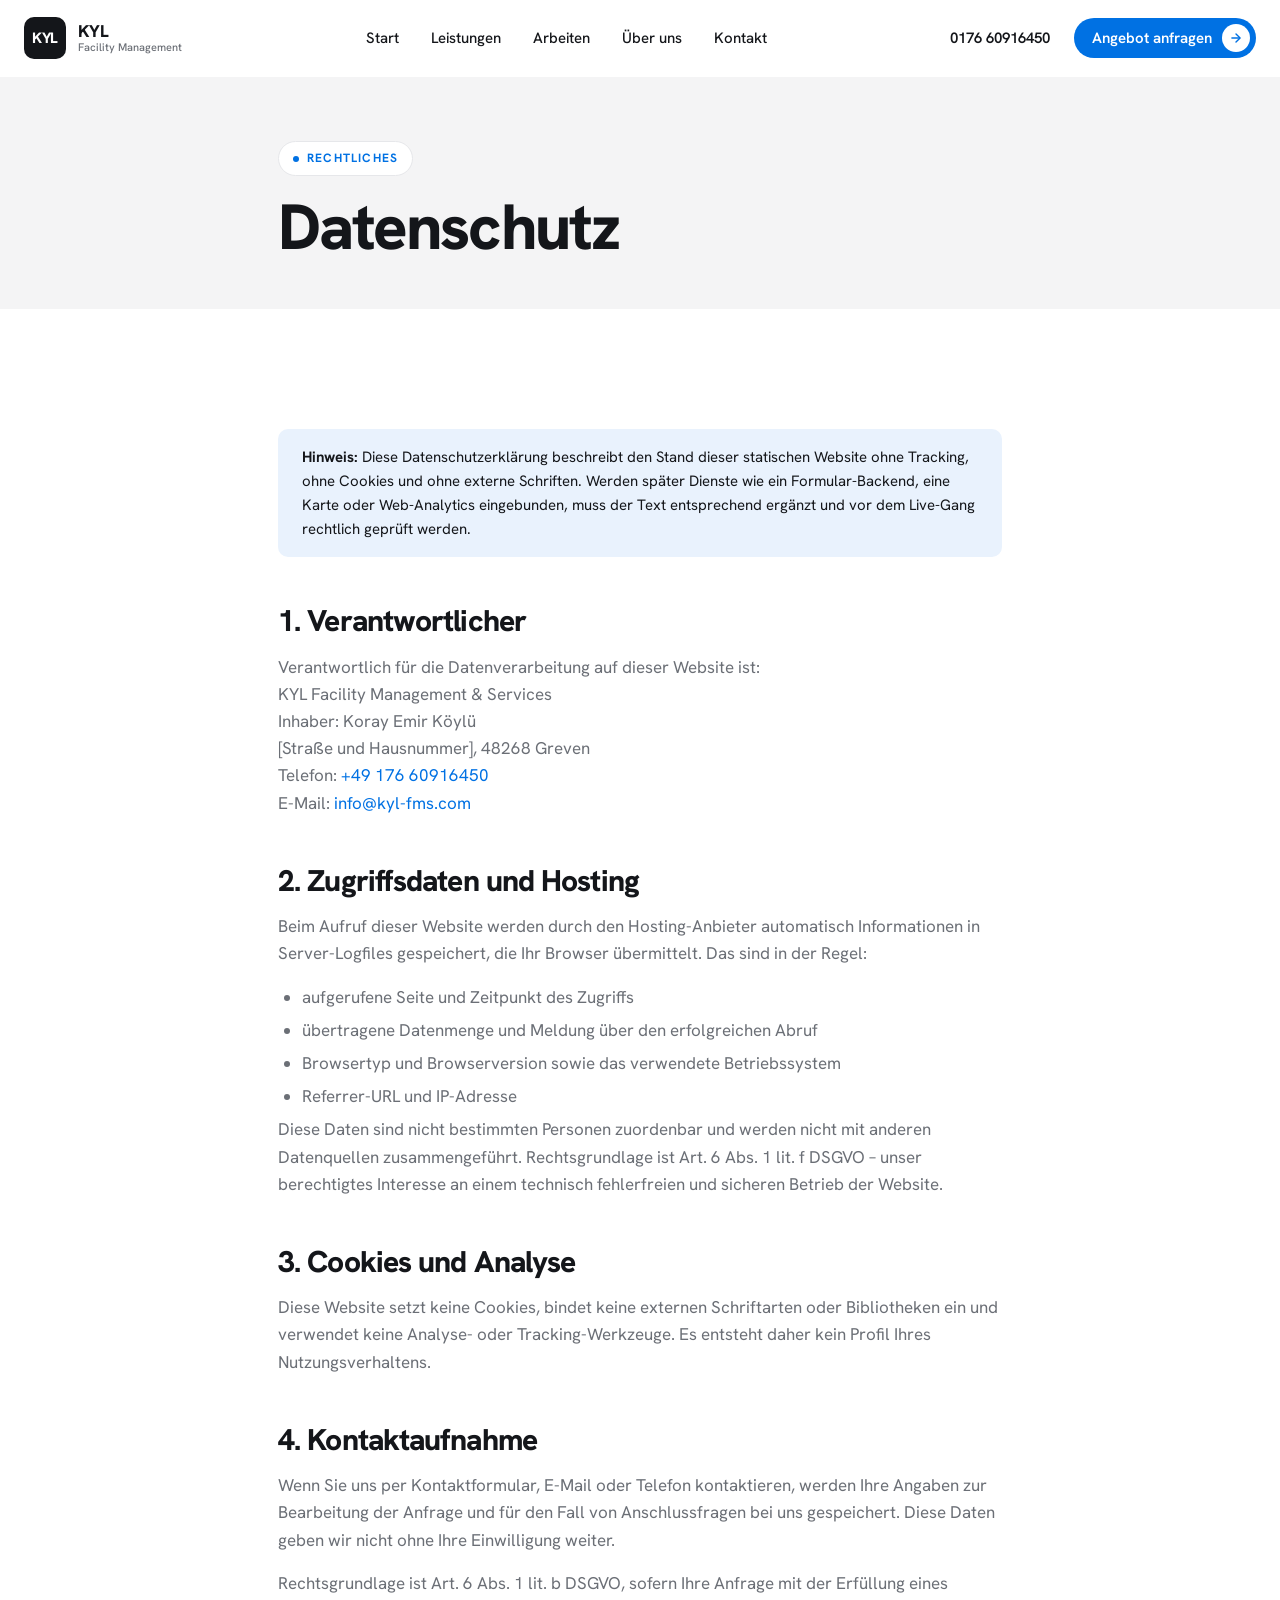
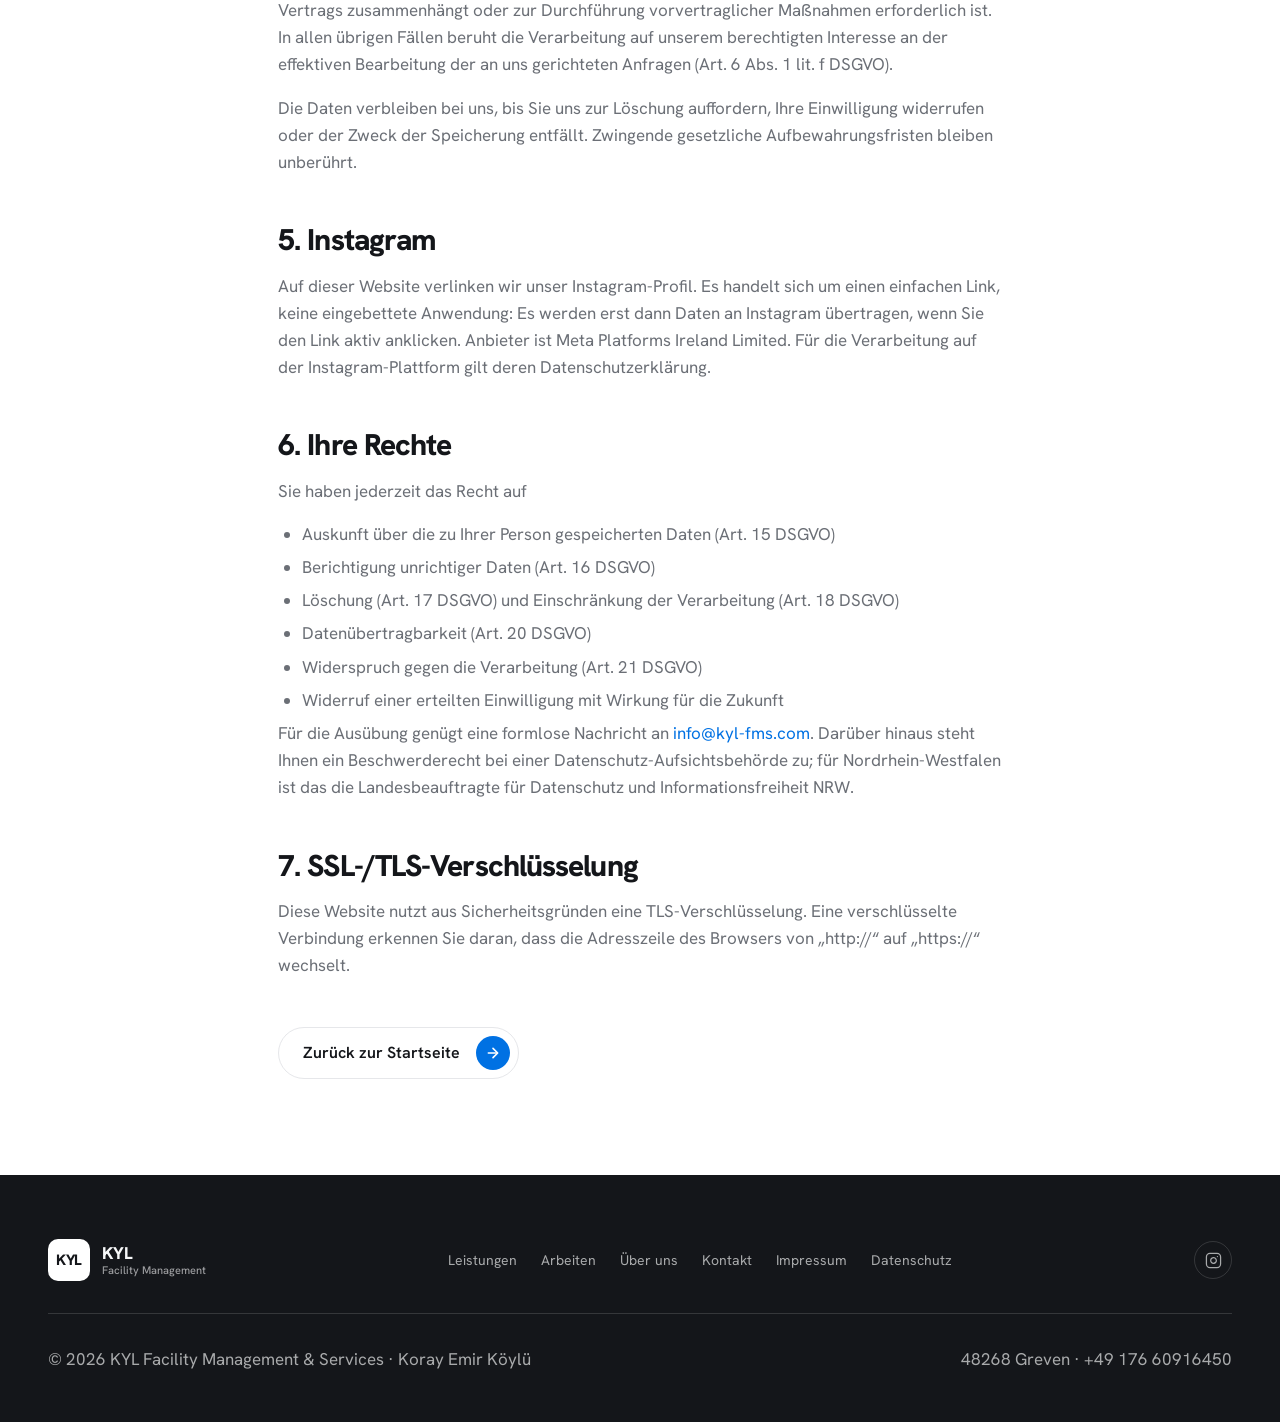
<file: kyl/datenschutz.html>
<!DOCTYPE html>
<html lang="de" class="no-js">
<head>
  <meta charset="UTF-8">
  <meta name="viewport" content="width=device-width, initial-scale=1.0">
  <title>Datenschutzerklärung: KYL Facility Management &amp; Services</title>
  <meta name="description" content="Datenschutzerklärung von KYL Facility Management &amp; Services, Greven: Umgang mit personenbezogenen Daten auf dieser Website.">
  <meta name="robots" content="noindex, follow">
  <meta name="theme-color" content="#fafafa">
  <link rel="preload" href="fonts/hankengrotesk-latin.woff2" as="font" type="font/woff2" crossorigin>
  <link rel="stylesheet" href="css/style.css">
</head>
<body>

  <a class="skip-link" href="#main">Zum Hauptinhalt springen</a>

  <!-- ======================================================================
       Navigation — hell, Links mittig, Aktion rechts
       ====================================================================== -->
  <header class="site-header">
    <nav class="nav-inner" aria-label="Hauptnavigation">
      <a href="index.html" class="logo">
        <span class="logo-mark" aria-hidden="true">KYL</span>
        <span class="logo-text">
          <strong>KYL</strong>
          <span>Facility Management</span>
        </span>
      </a>

      <ul class="nav-links">
        <li><a href="index.html">Start</a></li>
        <li><a href="index.html#services">Leistungen</a></li>
        <li><a href="index.html#projekte">Arbeiten</a></li>
        <li><a href="index.html#ueber-uns">Über uns</a></li>
        <li><a href="index.html#kontakt">Kontakt</a></li>
      </ul>

      <div class="nav-actions">
        <a href="tel:+4917660916450" class="nav-phone">0176 60916450</a>
        <a href="index.html#kontakt" class="pill pill--primary pill--sm">
          Angebot anfragen
          <span class="pill-circle" aria-hidden="true">
            <svg viewBox="0 0 24 24" fill="none" stroke-width="2.4" stroke-linecap="round" stroke-linejoin="round"><path d="M5 12h13"/><path d="m12 5 7 7-7 7"/></svg>
          </span>
        </a>
      </div>

      <button class="nav-toggle" type="button" aria-expanded="false" aria-controls="navMobile" aria-label="Menü öffnen">
        <span></span><span></span><span></span>
      </button>
    </nav>

    <div class="nav-mobile" id="navMobile">
      <a href="index.html#services">Leistungen</a>
      <a href="index.html#projekte">Arbeiten</a>
      <a href="index.html#ueber-uns">Über uns</a>
      <a href="index.html#kontakt">Kontakt</a>
      <a href="tel:+4917660916450">0176 60916450</a>
      <a href="index.html#kontakt" class="pill pill--primary">
        Angebot anfragen
        <span class="pill-circle" aria-hidden="true">
          <svg viewBox="0 0 24 24" fill="none" stroke-width="2.4" stroke-linecap="round" stroke-linejoin="round"><path d="M5 12h13"/><path d="m12 5 7 7-7 7"/></svg>
        </span>
      </a>
    </div>
  </header>

  <main id="main">

    <section class="page-head">
      <div class="container-narrow">
        <span class="eyebrow">Rechtliches</span>
        <h1>Datenschutz</h1>
      </div>
    </section>

    <section class="section legal">
      <div class="container-narrow">

        <div class="note-box">
          <strong>Hinweis:</strong> Diese Datenschutzerklärung beschreibt den Stand
          dieser statischen Website ohne Tracking, ohne Cookies und ohne externe
          Schriften. Werden später Dienste wie ein Formular-Backend, eine Karte oder
          Web-Analytics eingebunden, muss der Text entsprechend ergänzt und vor dem
          Live-Gang rechtlich geprüft werden.
        </div>

        <h2>1. Verantwortlicher</h2>
        <p>
          Verantwortlich für die Datenverarbeitung auf dieser Website ist:<br>
          KYL Facility Management &amp; Services<br>
          Inhaber: Koray Emir Köylü<br>
          <!-- TODO: Vollständige Anschrift ergänzen (siehe Impressum). -->
          [Straße und Hausnummer], 48268 Greven<br>
          Telefon: <a href="tel:+4917660916450">+49 176 60916450</a><br>
          E-Mail: <a href="mailto:info@kyl-fms.com">info@kyl-fms.com</a>
        </p>

        <h2>2. Zugriffsdaten und Hosting</h2>
        <p>
          Beim Aufruf dieser Website werden durch den Hosting-Anbieter automatisch
          Informationen in Server-Logfiles gespeichert, die Ihr Browser übermittelt.
          Das sind in der Regel:
        </p>
        <ul>
          <li>aufgerufene Seite und Zeitpunkt des Zugriffs</li>
          <li>übertragene Datenmenge und Meldung über den erfolgreichen Abruf</li>
          <li>Browsertyp und Browserversion sowie das verwendete Betriebssystem</li>
          <li>Referrer-URL und IP-Adresse</li>
        </ul>
        <p>
          Diese Daten sind nicht bestimmten Personen zuordenbar und werden nicht mit
          anderen Datenquellen zusammengeführt. Rechtsgrundlage ist Art. 6 Abs. 1
          lit. f DSGVO – unser berechtigtes Interesse an einem technisch fehlerfreien
          und sicheren Betrieb der Website.
        </p>

        <h2>3. Cookies und Analyse</h2>
        <p>
          Diese Website setzt keine Cookies, bindet keine externen Schriftarten oder
          Bibliotheken ein und verwendet keine Analyse- oder Tracking-Werkzeuge. Es
          entsteht daher kein Profil Ihres Nutzungsverhaltens.
        </p>

        <h2>4. Kontaktaufnahme</h2>
        <p>
          Wenn Sie uns per Kontaktformular, E-Mail oder Telefon kontaktieren, werden
          Ihre Angaben zur Bearbeitung der Anfrage und für den Fall von
          Anschlussfragen bei uns gespeichert. Diese Daten geben wir nicht ohne Ihre
          Einwilligung weiter.
        </p>
        <p>
          Rechtsgrundlage ist Art. 6 Abs. 1 lit. b DSGVO, sofern Ihre Anfrage mit der
          Erfüllung eines Vertrags zusammenhängt oder zur Durchführung vorvertraglicher
          Maßnahmen erforderlich ist. In allen übrigen Fällen beruht die Verarbeitung
          auf unserem berechtigten Interesse an der effektiven Bearbeitung der an uns
          gerichteten Anfragen (Art. 6 Abs. 1 lit. f DSGVO).
        </p>
        <p>
          Die Daten verbleiben bei uns, bis Sie uns zur Löschung auffordern, Ihre
          Einwilligung widerrufen oder der Zweck der Speicherung entfällt. Zwingende
          gesetzliche Aufbewahrungsfristen bleiben unberührt.
        </p>

        <h2>5. Instagram</h2>
        <p>
          Auf dieser Website verlinken wir unser Instagram-Profil. Es handelt sich um
          einen einfachen Link, keine eingebettete Anwendung: Es werden erst dann
          Daten an Instagram übertragen, wenn Sie den Link aktiv anklicken. Anbieter
          ist Meta Platforms Ireland Limited. Für die Verarbeitung auf der
          Instagram-Plattform gilt deren Datenschutzerklärung.
        </p>

        <h2>6. Ihre Rechte</h2>
        <p>Sie haben jederzeit das Recht auf</p>
        <ul>
          <li>Auskunft über die zu Ihrer Person gespeicherten Daten (Art. 15 DSGVO)</li>
          <li>Berichtigung unrichtiger Daten (Art. 16 DSGVO)</li>
          <li>Löschung (Art. 17 DSGVO) und Einschränkung der Verarbeitung (Art. 18 DSGVO)</li>
          <li>Datenübertragbarkeit (Art. 20 DSGVO)</li>
          <li>Widerspruch gegen die Verarbeitung (Art. 21 DSGVO)</li>
          <li>Widerruf einer erteilten Einwilligung mit Wirkung für die Zukunft</li>
        </ul>
        <p>
          Für die Ausübung genügt eine formlose Nachricht an
          <a href="mailto:info@kyl-fms.com">info@kyl-fms.com</a>. Darüber hinaus steht
          Ihnen ein Beschwerderecht bei einer Datenschutz-Aufsichtsbehörde zu; für
          Nordrhein-Westfalen ist das die Landesbeauftragte für Datenschutz und
          Informationsfreiheit NRW.
        </p>

        <h2>7. SSL-/TLS-Verschlüsselung</h2>
        <p>
          Diese Website nutzt aus Sicherheitsgründen eine TLS-Verschlüsselung. Eine
          verschlüsselte Verbindung erkennen Sie daran, dass die Adresszeile des
          Browsers von „http://“ auf „https://“ wechselt.
        </p>

        <p style="margin-top: var(--s-6);">
          <a class="pill pill--outline" href="index.html">Zurück zur Startseite<span class="pill-circle" aria-hidden="true"><svg viewBox="0 0 24 24" fill="none" stroke-width="2.4" stroke-linecap="round" stroke-linejoin="round"><path d="M5 12h13"/><path d="m12 5 7 7-7 7"/></svg></span></a>
        </p>

      </div>
    </section>

  </main>

  <!-- ======================================================================
       Footer
       ====================================================================== -->
  <footer class="site-footer">
    <div class="container">
      <div class="footer-top">
        <a href="index.html" class="logo">
          <span class="logo-mark" aria-hidden="true">KYL</span>
          <span class="logo-text">
            <strong>KYL</strong>
            <span>Facility Management</span>
          </span>
        </a>

        <nav class="footer-nav" aria-label="Footer-Navigation">
          <a href="index.html#services">Leistungen</a>
          <a href="index.html#projekte">Arbeiten</a>
          <a href="index.html#ueber-uns">Über uns</a>
          <a href="index.html#kontakt">Kontakt</a>
          <a href="impressum.html">Impressum</a>
          <a href="datenschutz.html">Datenschutz</a>
        </nav>

        <a class="footer-social" href="https://www.instagram.com/kyl.fms" target="_blank" rel="noopener noreferrer" aria-label="KYL auf Instagram">
          <svg viewBox="0 0 24 24" fill="none" stroke="currentColor" stroke-width="1.75" stroke-linecap="round" stroke-linejoin="round" aria-hidden="true">
            <rect x="2" y="2" width="20" height="20" rx="5"/>
            <path d="M16 11.37A4 4 0 1 1 12.63 8 4 4 0 0 1 16 11.37Z"/>
            <path d="M17.5 6.5h.01"/>
          </svg>
        </a>
      </div>

      <div class="footer-bottom">
        <p>© <span id="year">2026</span> KYL Facility Management &amp; Services · Koray Emir Köylü</p>
        <p>48268 Greven · <a href="tel:+4917660916450">+49 176 60916450</a></p>
      </div>
    </div>
  </footer>

  <script src="js/main.js" defer></script>
</body>
</html>
</file>
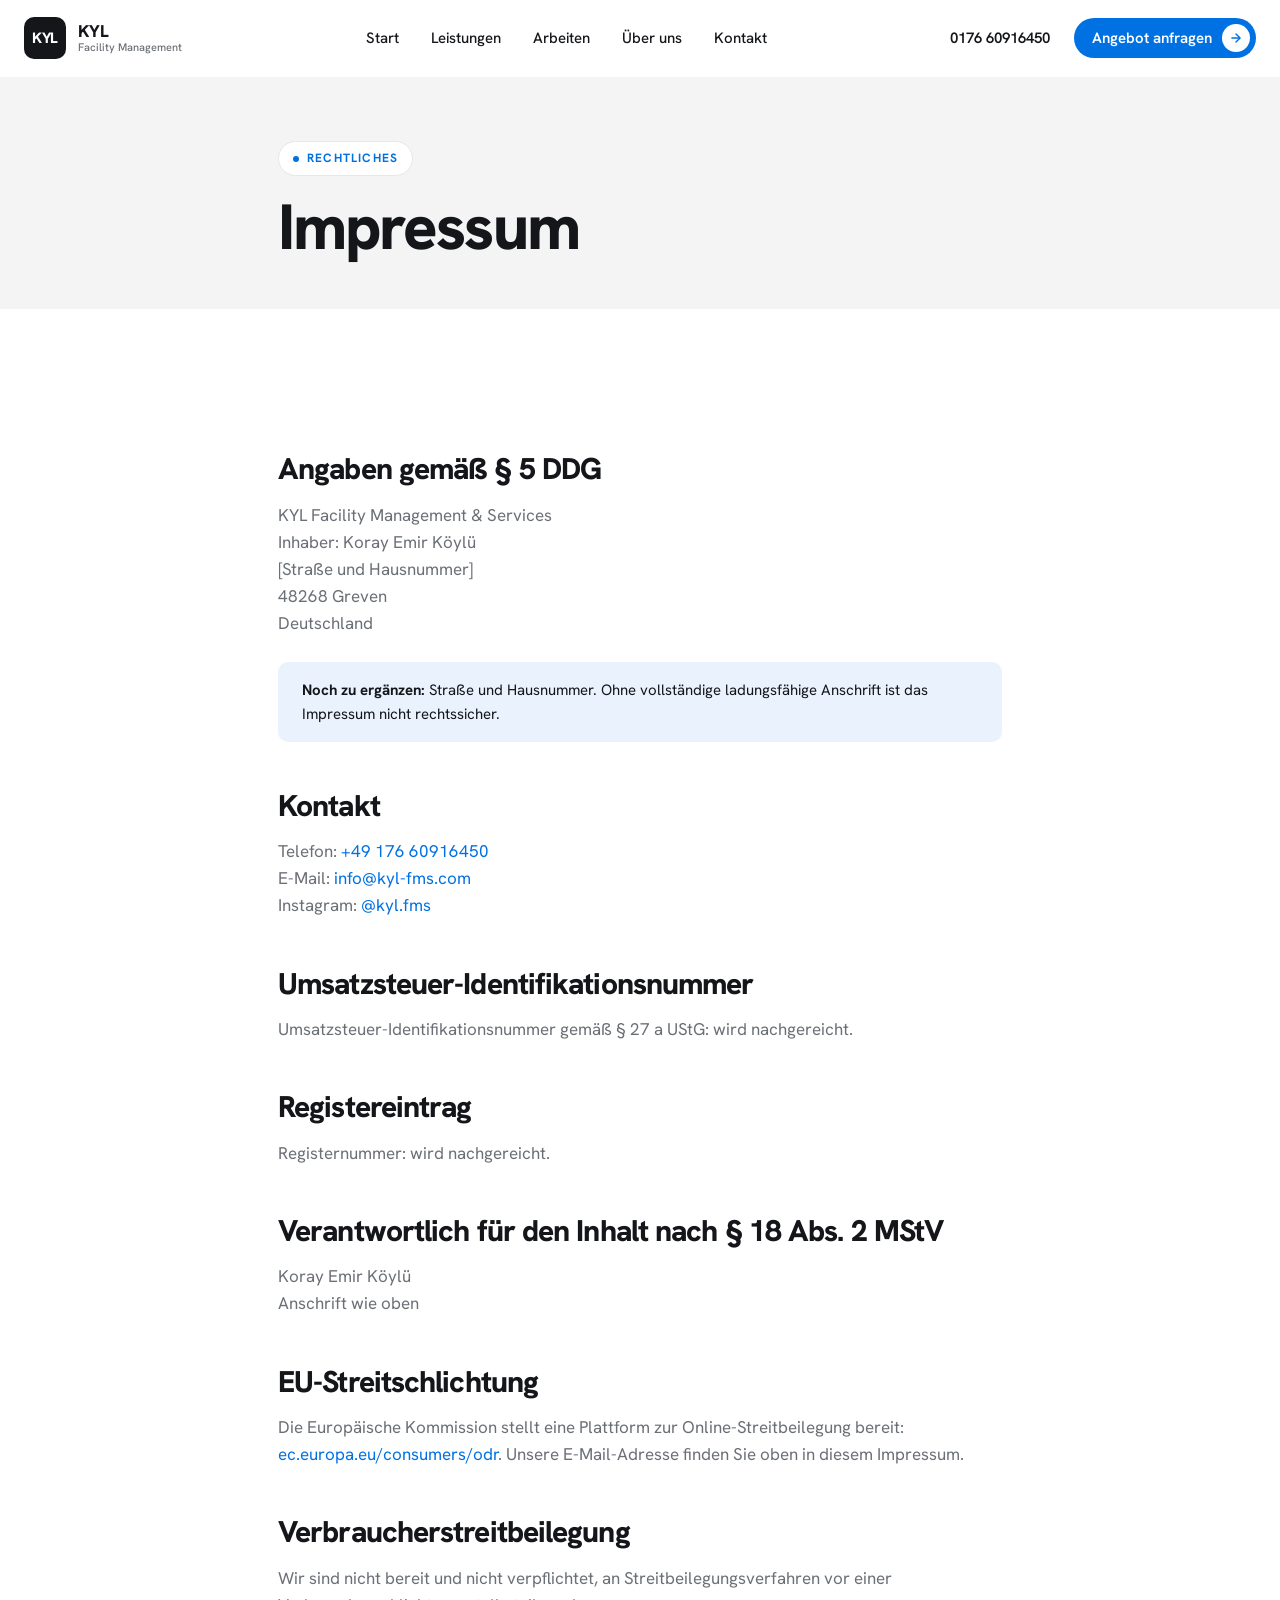
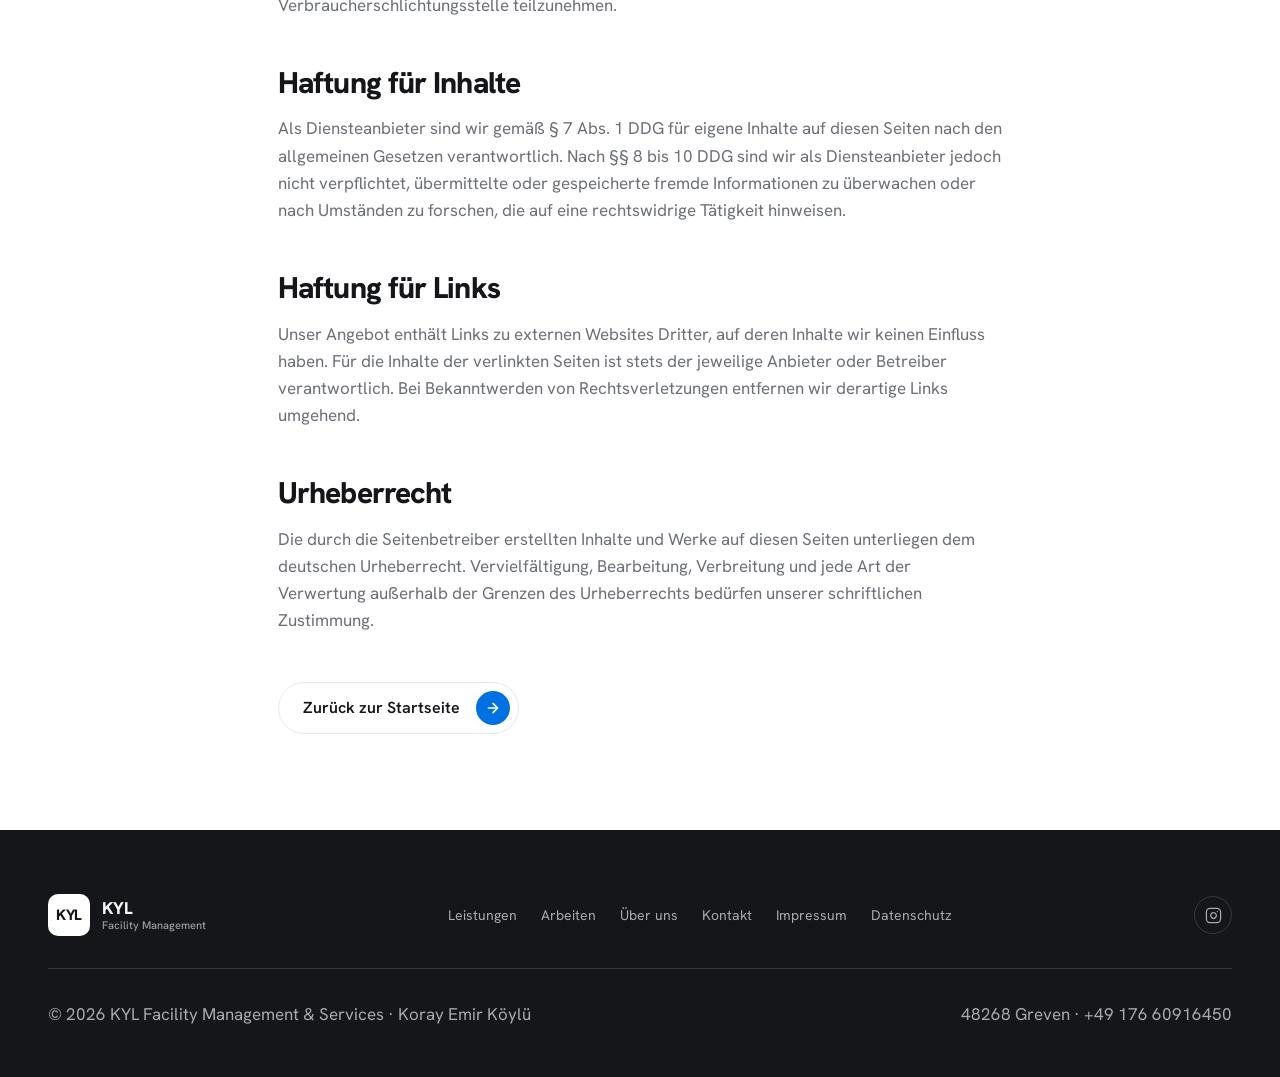
<file: kyl/impressum.html>
<!DOCTYPE html>
<html lang="de" class="no-js">
<head>
  <meta charset="UTF-8">
  <meta name="viewport" content="width=device-width, initial-scale=1.0">
  <title>Impressum: KYL Facility Management &amp; Services</title>
  <meta name="description" content="Impressum und Anbieterkennzeichnung von KYL Facility Management &amp; Services, Greven.">
  <meta name="robots" content="noindex, follow">
  <meta name="theme-color" content="#fafafa">
  <link rel="preload" href="fonts/hankengrotesk-latin.woff2" as="font" type="font/woff2" crossorigin>
  <link rel="stylesheet" href="css/style.css">
</head>
<body>

  <a class="skip-link" href="#main">Zum Hauptinhalt springen</a>

  <!-- ======================================================================
       Navigation — hell, Links mittig, Aktion rechts
       ====================================================================== -->
  <header class="site-header">
    <nav class="nav-inner" aria-label="Hauptnavigation">
      <a href="index.html" class="logo">
        <span class="logo-mark" aria-hidden="true">KYL</span>
        <span class="logo-text">
          <strong>KYL</strong>
          <span>Facility Management</span>
        </span>
      </a>

      <ul class="nav-links">
        <li><a href="index.html">Start</a></li>
        <li><a href="index.html#services">Leistungen</a></li>
        <li><a href="index.html#projekte">Arbeiten</a></li>
        <li><a href="index.html#ueber-uns">Über uns</a></li>
        <li><a href="index.html#kontakt">Kontakt</a></li>
      </ul>

      <div class="nav-actions">
        <a href="tel:+4917660916450" class="nav-phone">0176 60916450</a>
        <a href="index.html#kontakt" class="pill pill--primary pill--sm">
          Angebot anfragen
          <span class="pill-circle" aria-hidden="true">
            <svg viewBox="0 0 24 24" fill="none" stroke-width="2.4" stroke-linecap="round" stroke-linejoin="round"><path d="M5 12h13"/><path d="m12 5 7 7-7 7"/></svg>
          </span>
        </a>
      </div>

      <button class="nav-toggle" type="button" aria-expanded="false" aria-controls="navMobile" aria-label="Menü öffnen">
        <span></span><span></span><span></span>
      </button>
    </nav>

    <div class="nav-mobile" id="navMobile">
      <a href="index.html#services">Leistungen</a>
      <a href="index.html#projekte">Arbeiten</a>
      <a href="index.html#ueber-uns">Über uns</a>
      <a href="index.html#kontakt">Kontakt</a>
      <a href="tel:+4917660916450">0176 60916450</a>
      <a href="index.html#kontakt" class="pill pill--primary">
        Angebot anfragen
        <span class="pill-circle" aria-hidden="true">
          <svg viewBox="0 0 24 24" fill="none" stroke-width="2.4" stroke-linecap="round" stroke-linejoin="round"><path d="M5 12h13"/><path d="m12 5 7 7-7 7"/></svg>
        </span>
      </a>
    </div>
  </header>

  <main id="main">

    <section class="page-head">
      <div class="container-narrow">
        <span class="eyebrow">Rechtliches</span>
        <h1>Impressum</h1>
      </div>
    </section>

    <section class="section legal">
      <div class="container-narrow">

        <h2>Angaben gemäß § 5 DDG</h2>
        <p>
          KYL Facility Management &amp; Services<br>
          Inhaber: Koray Emir Köylü<br>
          <!-- TODO: Vollständige Anschrift ergänzen. Für ein rechtssicheres Impressum
               ist die ladungsfähige Adresse mit Straße und Hausnummer Pflicht. -->
          [Straße und Hausnummer]<br>
          48268 Greven<br>
          Deutschland
        </p>

        <div class="note-box">
          <strong>Noch zu ergänzen:</strong> Straße und Hausnummer. Ohne vollständige
          ladungsfähige Anschrift ist das Impressum nicht rechtssicher.
        </div>

        <h2>Kontakt</h2>
        <p>
          Telefon: <a href="tel:+4917660916450">+49 176 60916450</a><br>
          E-Mail: <a href="mailto:info@kyl-fms.com">info@kyl-fms.com</a><br>
          Instagram: <a href="https://www.instagram.com/kyl.fms" target="_blank" rel="noopener noreferrer">@kyl.fms</a>
        </p>

        <h2>Umsatzsteuer-Identifikationsnummer</h2>
        <!-- TODO: USt-IdNr. eintragen, sobald sie vorliegt. -->
        <p>Umsatzsteuer-Identifikationsnummer gemäß § 27 a UStG: wird nachgereicht.</p>

        <h2>Registereintrag</h2>
        <!-- TODO: Registergericht und Registernummer eintragen, sobald sie vorliegen. -->
        <p>Registernummer: wird nachgereicht.</p>

        <h2>Verantwortlich für den Inhalt nach § 18 Abs. 2 MStV</h2>
        <p>
          Koray Emir Köylü<br>
          Anschrift wie oben
        </p>

        <h2>EU-Streitschlichtung</h2>
        <p>
          Die Europäische Kommission stellt eine Plattform zur Online-Streitbeilegung
          bereit:
          <a href="https://ec.europa.eu/consumers/odr/" target="_blank" rel="noopener noreferrer">ec.europa.eu/consumers/odr</a>.
          Unsere E-Mail-Adresse finden Sie oben in diesem Impressum.
        </p>

        <h2>Verbraucherstreitbeilegung</h2>
        <p>
          Wir sind nicht bereit und nicht verpflichtet, an Streitbeilegungsverfahren
          vor einer Verbraucherschlichtungsstelle teilzunehmen.
        </p>

        <h2>Haftung für Inhalte</h2>
        <p>
          Als Diensteanbieter sind wir gemäß § 7 Abs. 1 DDG für eigene Inhalte auf
          diesen Seiten nach den allgemeinen Gesetzen verantwortlich. Nach §§ 8 bis 10
          DDG sind wir als Diensteanbieter jedoch nicht verpflichtet, übermittelte oder
          gespeicherte fremde Informationen zu überwachen oder nach Umständen zu
          forschen, die auf eine rechtswidrige Tätigkeit hinweisen.
        </p>

        <h2>Haftung für Links</h2>
        <p>
          Unser Angebot enthält Links zu externen Websites Dritter, auf deren Inhalte
          wir keinen Einfluss haben. Für die Inhalte der verlinkten Seiten ist stets
          der jeweilige Anbieter oder Betreiber verantwortlich. Bei Bekanntwerden von
          Rechtsverletzungen entfernen wir derartige Links umgehend.
        </p>

        <h2>Urheberrecht</h2>
        <p>
          Die durch die Seitenbetreiber erstellten Inhalte und Werke auf diesen Seiten
          unterliegen dem deutschen Urheberrecht. Vervielfältigung, Bearbeitung,
          Verbreitung und jede Art der Verwertung außerhalb der Grenzen des
          Urheberrechts bedürfen unserer schriftlichen Zustimmung.
        </p>

        <p style="margin-top: var(--s-6);">
          <a class="pill pill--outline" href="index.html">Zurück zur Startseite<span class="pill-circle" aria-hidden="true"><svg viewBox="0 0 24 24" fill="none" stroke-width="2.4" stroke-linecap="round" stroke-linejoin="round"><path d="M5 12h13"/><path d="m12 5 7 7-7 7"/></svg></span></a>
        </p>

      </div>
    </section>

  </main>

  <!-- ======================================================================
       Footer
       ====================================================================== -->
  <footer class="site-footer">
    <div class="container">
      <div class="footer-top">
        <a href="index.html" class="logo">
          <span class="logo-mark" aria-hidden="true">KYL</span>
          <span class="logo-text">
            <strong>KYL</strong>
            <span>Facility Management</span>
          </span>
        </a>

        <nav class="footer-nav" aria-label="Footer-Navigation">
          <a href="index.html#services">Leistungen</a>
          <a href="index.html#projekte">Arbeiten</a>
          <a href="index.html#ueber-uns">Über uns</a>
          <a href="index.html#kontakt">Kontakt</a>
          <a href="impressum.html">Impressum</a>
          <a href="datenschutz.html">Datenschutz</a>
        </nav>

        <a class="footer-social" href="https://www.instagram.com/kyl.fms" target="_blank" rel="noopener noreferrer" aria-label="KYL auf Instagram">
          <svg viewBox="0 0 24 24" fill="none" stroke="currentColor" stroke-width="1.75" stroke-linecap="round" stroke-linejoin="round" aria-hidden="true">
            <rect x="2" y="2" width="20" height="20" rx="5"/>
            <path d="M16 11.37A4 4 0 1 1 12.63 8 4 4 0 0 1 16 11.37Z"/>
            <path d="M17.5 6.5h.01"/>
          </svg>
        </a>
      </div>

      <div class="footer-bottom">
        <p>© <span id="year">2026</span> KYL Facility Management &amp; Services · Koray Emir Köylü</p>
        <p>48268 Greven · <a href="tel:+4917660916450">+49 176 60916450</a></p>
      </div>
    </div>
  </footer>

  <script src="js/main.js" defer></script>
</body>
</html>
</file>
<file: css/style.css>
/* ============================================
   Musterbau GmbH – Apple-inspired Design System
   ============================================ */

:root {
  --font-sans: "Inter", -apple-system, BlinkMacSystemFont, "SF Pro Display", "SF Pro Text", "Helvetica Neue", Helvetica, Arial, sans-serif;

  /* Neutrals — warm stone palette */
  --color-bg: #ffffff;
  --color-bg-soft: #fafaf9;
  --color-bg-tile: #f5f5f4;
  --color-bg-dark: #0c0a09;
  --color-bg-dark-tile: #1c1917;

  /* Text */
  --color-text: #0c0a09;
  --color-text-secondary: #57534e;
  --color-text-tertiary: #78716c;
  --color-text-inverse: #fafaf9;

  /* Accent — signal red */
  --color-blue: #dc2626;
  --color-blue-hover: #b91c1c;
  --color-accent-soft: #fef2f2;
  --color-accent-glow: rgba(220, 38, 38, 0.35);

  /* Lines */
  --color-border: #e7e5e4;

  /* Layout */
  --nav-height: 48px;
  --container: 980px;
  --container-wide: 1200px;

  /* Radii */
  --radius-tile: 24px;
  --radius-lg: 18px;
  --radius-md: 12px;
  --radius-pill: 980px;
}

* {
  box-sizing: border-box;
  margin: 0;
  padding: 0;
}

html {
  -webkit-text-size-adjust: 100%;
  scroll-behavior: smooth;
}

body {
  font-family: var(--font-sans);
  color: var(--color-text);
  background: var(--color-bg);
  -webkit-font-smoothing: antialiased;
  -moz-osx-font-smoothing: grayscale;
  font-size: 17px;
  line-height: 1.47;
}

img { max-width: 100%; height: auto; display: block; }

a { color: var(--color-blue); text-decoration: none; }
a:hover { text-decoration: underline; }

button { font-family: inherit; cursor: pointer; border: none; background: none; }

/* ============================================
   Typography
   ============================================ */

h1, h2, h3, h4 {
  color: inherit;
  letter-spacing: -0.005em;
  line-height: 1.07;
  font-weight: 600;
}

h1 {
  font-size: clamp(40px, 7vw, 80px);
  font-weight: 700;
  letter-spacing: -0.015em;
  line-height: 1.05;
}

h2 {
  font-size: clamp(32px, 5vw, 56px);
  letter-spacing: -0.01em;
  line-height: 1.07;
}

h3 {
  font-size: clamp(22px, 2.5vw, 32px);
  font-weight: 600;
  letter-spacing: -0.003em;
  line-height: 1.15;
}

h4 {
  font-size: 17px;
  font-weight: 600;
}

p { font-size: 17px; line-height: 1.47; color: inherit; }

.eyebrow {
  font-size: 21px;
  font-weight: 400;
  letter-spacing: 0;
  color: var(--color-text);
  margin-bottom: 6px;
}

.lead {
  font-size: clamp(19px, 2vw, 24px);
  line-height: 1.35;
  color: var(--color-text);
  font-weight: 400;
}

.muted { color: var(--color-text-secondary); }

.container {
  max-width: var(--container);
  margin: 0 auto;
  padding: 0 22px;
}

.container-wide {
  max-width: var(--container-wide);
  margin: 0 auto;
  padding: 0 22px;
}

/* ============================================
   Buttons & Links (Apple pill style)
   ============================================ */

.btn {
  display: inline-flex;
  align-items: center;
  justify-content: center;
  padding: 12px 22px;
  border-radius: var(--radius-pill);
  font-size: 17px;
  font-weight: 400;
  line-height: 1;
  transition: background-color 0.2s ease, color 0.2s ease, border-color 0.2s ease;
  white-space: nowrap;
  border: 1px solid transparent;
  cursor: pointer;
}

.btn-primary {
  background: var(--color-blue);
  color: #fff;
}

.btn-primary:hover {
  background: var(--color-blue-hover);
  text-decoration: none;
}

.btn-outline {
  background: transparent;
  color: var(--color-blue);
  border-color: var(--color-blue);
}

.btn-outline:hover {
  background: var(--color-blue);
  color: #fff;
  text-decoration: none;
}

.btn-light {
  background: #fff;
  color: var(--color-text);
}

.btn-light:hover {
  background: var(--color-bg-tile);
  text-decoration: none;
}

.link {
  color: var(--color-blue);
  font-size: 17px;
  font-weight: 400;
  display: inline-flex;
  align-items: center;
  gap: 2px;
}

.link:hover { text-decoration: underline; }

.link::after {
  content: "›";
  display: inline-block;
  margin-left: 2px;
  transition: transform 0.2s ease;
  font-size: 1.1em;
}

.link:hover::after {
  transform: translateX(2px);
}

/* ============================================
   Header / Navigation
   ============================================ */

.site-header {
  position: sticky;
  top: 0;
  z-index: 9999;
  background: rgba(255, 255, 255, 0.72);
  -webkit-backdrop-filter: saturate(180%) blur(20px);
  backdrop-filter: saturate(180%) blur(20px);
  border-bottom: 1px solid rgba(0, 0, 0, 0.06);
}

.nav {
  max-width: var(--container-wide);
  margin: 0 auto;
  height: var(--nav-height);
  display: flex;
  align-items: center;
  justify-content: space-between;
  padding: 0 22px;
}

.logo {
  display: flex;
  align-items: center;
  gap: 8px;
  font-size: 18px;
  font-weight: 500;
  color: var(--color-text);
  letter-spacing: -0.01em;
}

.logo:hover { text-decoration: none; color: var(--color-text); }

.logo svg {
  width: 20px;
  height: 20px;
  fill: var(--color-text);
}

.nav-links {
  display: flex;
  list-style: none;
  gap: 28px;
  align-items: center;
}

.nav-links a {
  color: var(--color-text);
  font-size: 12px;
  font-weight: 400;
  opacity: 0.85;
  transition: opacity 0.2s ease;
}

.nav-links a:hover {
  opacity: 1;
  text-decoration: none;
}

.nav-links a.active { opacity: 1; }

.nav-toggle {
  display: none;
  padding: 8px;
}

.nav-toggle span {
  display: block;
  width: 20px;
  height: 1.5px;
  background: var(--color-text);
  margin: 4px 0;
  transition: transform 0.2s ease, opacity 0.2s ease;
}

/* ============================================
   Texture Overlays — for less digital, more filmic feel
   ============================================ */

/* Feinkörniges SVG-Rauschen, blendet sich mit dem Untergrund */
.grain-overlay {
  position: absolute;
  inset: 0;
  pointer-events: none;
  opacity: 0.14;
  mix-blend-mode: overlay;
  background-image: url("data:image/svg+xml;utf8,<svg viewBox='0 0 240 240' xmlns='http://www.w3.org/2000/svg'><filter id='n'><feTurbulence type='fractalNoise' baseFrequency='0.9' numOctaves='2' stitchTiles='stitch'/><feColorMatrix values='0 0 0 0 0.9 0 0 0 0 0.9 0 0 0 0 0.9 0 0 0 0.6 0'/></filter><rect width='100%' height='100%' filter='url(%23n)'/></svg>");
  background-size: 240px 240px;
  z-index: 3;
}

/* Weichere Papier-Variante für helle Kacheln */
.grain-overlay--light {
  opacity: 0.06;
  mix-blend-mode: multiply;
}

/* Kino-Vignette — dunkle Ränder, konzentriert die Aufmerksamkeit */
.vignette {
  position: absolute;
  inset: 0;
  pointer-events: none;
  background:
    radial-gradient(ellipse at center, transparent 45%, rgba(0,0,0,0.55) 100%);
  z-index: 2;
}

/* Warmes Filmlicht — leichter goldener Schimmer oben rechts */
.film-light {
  position: absolute;
  inset: 0;
  pointer-events: none;
  background:
    radial-gradient(ellipse 60% 40% at 80% 20%, rgba(220,38,38,0.18) 0%, transparent 60%),
    radial-gradient(ellipse 50% 40% at 15% 85%, rgba(120,113,108,0.22) 0%, transparent 60%);
  z-index: 1;
  mix-blend-mode: screen;
}

/* ============================================
   Hero
   ============================================ */

.hero {
  padding: 60px 22px 40px;
  text-align: center;
  background: var(--color-bg);
}

.hero .eyebrow {
  color: var(--color-text);
  margin-bottom: 6px;
}

.hero h1 {
  margin-bottom: 12px;
}

.hero .lead {
  max-width: 720px;
  margin: 0 auto 24px;
  color: var(--color-text);
}

.hero-links {
  display: flex;
  gap: 24px;
  justify-content: center;
  align-items: center;
  flex-wrap: wrap;
}

.hero-visual {
  margin: 40px auto 0;
  max-width: 1100px;
  aspect-ratio: 21 / 9;
  border-radius: var(--radius-tile);
  overflow: hidden;
  position: relative;
  background:
    radial-gradient(ellipse at 50% 40%, rgba(220,38,38,0.18) 0%, transparent 65%),
    linear-gradient(180deg, #1c1917 0%, #0c0a09 100%);
  box-shadow: 0 30px 80px -20px rgba(0,0,0,0.4);
}

/* Optional: echtes Hintergrund-Video (siehe Kommentar in index.html) */
.hero-video {
  position: absolute;
  inset: 0;
  width: 100%;
  height: 100%;
  object-fit: cover;
  z-index: 0;
  opacity: 0.55;
  animation: hero-kenburns 30s ease-in-out infinite alternate;
}

/* Sanfte Ken-Burns-Bewegung für den Hero-Hintergrund — auch ohne Video */
.hero-visual .hero-3d {
  animation: hero-kenburns-subtle 24s ease-in-out infinite alternate;
}

@keyframes hero-kenburns {
  0%   { transform: scale(1.05) translate(-1%, 0); }
  100% { transform: scale(1.12) translate(1%, -1%); }
}

@keyframes hero-kenburns-subtle {
  0%   { transform: scale(1) translateY(0); }
  100% { transform: scale(1.04) translateY(-6px); }
}

@media (prefers-reduced-motion: reduce) {
  .hero-video, .hero-visual .hero-3d { animation: none; }
}

.hero-visual::after {
  content: "";
  position: absolute;
  inset: 0;
  background-image:
    linear-gradient(rgba(255,255,255,0.03) 1px, transparent 1px),
    linear-gradient(90deg, rgba(255,255,255,0.03) 1px, transparent 1px);
  background-size: 40px 40px;
  mask-image: radial-gradient(ellipse at center, black 40%, transparent 75%);
  pointer-events: none;
}

/* ============================================
   3D Hero Animation
   ============================================ */

.hero-3d {
  position: absolute;
  inset: 0;
  display: flex;
  align-items: center;
  justify-content: center;
  perspective: 1400px;
  perspective-origin: 50% 50%;
}

.cube-scene {
  width: 220px;
  height: 220px;
  transform-style: preserve-3d;
  animation: cube-rotate 22s linear infinite;
}

@keyframes cube-rotate {
  0%   { transform: rotateX(-20deg) rotateY(0deg); }
  100% { transform: rotateX(-20deg) rotateY(360deg); }
}

.cube-face {
  position: absolute;
  width: 220px;
  height: 220px;
  border-radius: 12px;
  display: flex;
  align-items: center;
  justify-content: center;
  flex-direction: column;
  gap: 12px;
  font-size: 14px;
  font-weight: 500;
  letter-spacing: 0.02em;
  color: #fafaf9;
  background: linear-gradient(135deg, #1c1917 0%, #292524 100%);
  border: 1px solid rgba(220,38,38,0.3);
  box-shadow:
    inset 0 0 40px rgba(220,38,38,0.08),
    0 0 30px rgba(220,38,38,0.15);
}

.cube-face svg {
  width: 64px;
  height: 64px;
  fill: #dc2626;
  filter: drop-shadow(0 0 12px rgba(220,38,38,0.5));
}

.cube-face--front  { transform: translateZ(110px); }
.cube-face--back   { transform: rotateY(180deg) translateZ(110px); }
.cube-face--right  { transform: rotateY(90deg)  translateZ(110px); }
.cube-face--left   { transform: rotateY(-90deg) translateZ(110px); }
.cube-face--top    { transform: rotateX(90deg)  translateZ(110px); }
.cube-face--bottom { transform: rotateX(-90deg) translateZ(110px); }

/* Ambient floating particles around the cube */
.particles {
  position: absolute;
  inset: 0;
  overflow: hidden;
  pointer-events: none;
}

.particle {
  position: absolute;
  width: 4px;
  height: 4px;
  border-radius: 50%;
  background: #dc2626;
  box-shadow: 0 0 12px rgba(220,38,38,0.8), 0 0 24px rgba(220,38,38,0.4);
  opacity: 0;
  animation: particle-float 8s ease-in-out infinite;
}

.particle:nth-child(1)  { left: 18%; top: 30%; animation-delay: 0s;   }
.particle:nth-child(2)  { left: 82%; top: 25%; animation-delay: 1.2s; }
.particle:nth-child(3)  { left: 15%; top: 70%; animation-delay: 2.4s; }
.particle:nth-child(4)  { left: 88%; top: 65%; animation-delay: 3.6s; }
.particle:nth-child(5)  { left: 25%; top: 50%; animation-delay: 4.8s; }
.particle:nth-child(6)  { left: 75%; top: 45%; animation-delay: 6.0s; }
.particle:nth-child(7)  { left: 45%; top: 15%; animation-delay: 0.8s; width: 3px; height: 3px; }
.particle:nth-child(8)  { left: 55%; top: 85%; animation-delay: 5.4s; width: 3px; height: 3px; }

@keyframes particle-float {
  0%, 100% { opacity: 0; transform: translateY(0) scale(0.8); }
  20%      { opacity: 0.9; }
  50%      { opacity: 0.5; transform: translateY(-30px) scale(1.1); }
  80%      { opacity: 0.9; }
}

/* Fiber optic light streaks — SVG lines with animated dashes */
.hero-fibers {
  position: absolute;
  inset: 0;
  pointer-events: none;
  opacity: 0.4;
}

.hero-fibers path {
  fill: none;
  stroke: #dc2626;
  stroke-width: 1.5;
  stroke-linecap: round;
  stroke-dasharray: 8 400;
  animation: fiber-flow 4s linear infinite;
  filter: drop-shadow(0 0 4px rgba(220,38,38,0.7));
}

.hero-fibers path:nth-child(1) { animation-delay: 0s;   stroke: #dc2626; }
.hero-fibers path:nth-child(2) { animation-delay: 0.8s; stroke: #f87171; }
.hero-fibers path:nth-child(3) { animation-delay: 1.6s; stroke: #ef4444; }
.hero-fibers path:nth-child(4) { animation-delay: 2.4s; stroke: #dc2626; }
.hero-fibers path:nth-child(5) { animation-delay: 3.2s; stroke: #f87171; }

@keyframes fiber-flow {
  0%   { stroke-dashoffset: 0; }
  100% { stroke-dashoffset: -408; }
}

@media (prefers-reduced-motion: reduce) {
  .cube-scene, .particle, .hero-fibers path { animation: none; }
}

/* ============================================
   Page Header (interior pages)
   ============================================ */

.page-header {
  padding: 100px 22px 40px;
  text-align: center;
  background: var(--color-bg);
}

.page-header h1 {
  margin-bottom: 16px;
}

.page-header .lead {
  max-width: 720px;
  margin: 0 auto;
  color: var(--color-text-secondary);
}

/* ============================================
   Sections & Tiles (Apple product-page pattern)
   ============================================ */

section {
  padding: 0;
}

.section-space {
  padding: 12px 0;
}

.section-title {
  text-align: center;
  padding: 80px 22px 40px;
  max-width: var(--container);
  margin: 0 auto;
}

.section-title h2 { margin-bottom: 12px; }

.section-title p {
  color: var(--color-text-secondary);
  font-size: 21px;
  max-width: 600px;
  margin: 0 auto;
}

.tile {
  max-width: var(--container-wide);
  margin: 0 auto 12px;
  padding: 60px 40px;
  border-radius: var(--radius-tile);
  text-align: center;
  position: relative;
  overflow: hidden;
  isolation: isolate;
}

/* Automatischer Grain-Overlay auf allen Kacheln — wärmer, weniger digital */
.tile::after,
.cta-banner::after,
.feature-tile::after {
  content: "";
  position: absolute;
  inset: 0;
  pointer-events: none;
  z-index: 0;
  background-image: url("data:image/svg+xml,%3Csvg viewBox='0 0 240 240' xmlns='http://www.w3.org/2000/svg'%3E%3Cfilter id='n'%3E%3CfeTurbulence type='fractalNoise' baseFrequency='0.9' numOctaves='2' stitchTiles='stitch'/%3E%3CfeColorMatrix values='0 0 0 0 0.9 0 0 0 0 0.9 0 0 0 0 0.9 0 0 0 0.7 0'/%3E%3C/filter%3E%3Crect width='100%25' height='100%25' filter='url(%23n)'/%3E%3C/svg%3E");
  background-size: 240px 240px;
}

.tile-dark::after,
.cta-banner::after,
.feature-tile-dark::after {
  opacity: 0.14;
  mix-blend-mode: overlay;
}

.tile-light::after,
.feature-tile:not(.feature-tile-dark)::after {
  opacity: 0.05;
  mix-blend-mode: multiply;
}

/* Content der Kacheln über dem Grain halten */
.tile > *,
.cta-banner > *,
.feature-tile > * {
  position: relative;
  z-index: 1;
}

.tile-light {
  background: var(--color-bg-tile);
  color: var(--color-text);
}

.tile-dark {
  background: var(--color-bg-dark);
  color: var(--color-text-inverse);
}

.tile-dark h2,
.tile-dark h3,
.tile-dark .eyebrow { color: #fafaf9; }
.tile-dark p { color: #a8a29e; }

.tile .eyebrow {
  font-size: 21px;
  margin-bottom: 8px;
  color: var(--color-text);
}

.tile-dark .eyebrow { color: #fafaf9; }

.tile h2 {
  margin-bottom: 12px;
  font-size: clamp(32px, 4.5vw, 48px);
}

.tile .lead {
  max-width: 640px;
  margin: 0 auto 24px;
}

.tile-visual {
  margin: 40px auto 0;
  max-width: 640px;
  aspect-ratio: 16/9;
  border-radius: var(--radius-lg);
  background-size: cover;
  background-position: center;
}

/* ============================================
   Services Grid (Apple "Explore the lineup" style)
   ============================================ */

.services-section {
  padding: 80px 22px;
  background: var(--color-bg);
}

.services-grid {
  max-width: var(--container-wide);
  margin: 0 auto;
  display: grid;
  grid-template-columns: repeat(auto-fit, minmax(280px, 1fr));
  gap: 12px;
}

.service-card {
  background: var(--color-bg-tile);
  border-radius: var(--radius-tile);
  padding: 40px 32px;
  text-align: center;
  transition: transform 0.3s ease, box-shadow 0.3s ease;
  border: 1px solid transparent;
}

.service-card:hover {
  transform: translateY(-4px);
  border-color: var(--color-blue);
  box-shadow: 0 12px 32px rgba(220,38,38,0.08);
}

.service-icon {
  width: 56px;
  height: 56px;
  margin: 0 auto 20px;
  display: flex;
  align-items: center;
  justify-content: center;
}

.service-icon svg {
  width: 44px;
  height: 44px;
  fill: var(--color-text);
}

.service-card h3 {
  margin-bottom: 8px;
  font-size: 24px;
  font-weight: 600;
}

.service-card p {
  color: var(--color-text-secondary);
  font-size: 15px;
  line-height: 1.4;
  margin-bottom: 16px;
}

.service-card .link { font-size: 15px; }

/* ============================================
   Stats
   ============================================ */

.stats {
  background: var(--color-bg);
  padding: 60px 22px 80px;
}

.stats-grid {
  max-width: var(--container);
  margin: 0 auto;
  display: grid;
  grid-template-columns: repeat(auto-fit, minmax(160px, 1fr));
  gap: 40px;
  text-align: center;
}

.stat-number {
  font-size: clamp(48px, 6vw, 72px);
  font-weight: 600;
  letter-spacing: -0.02em;
  color: var(--color-text);
  line-height: 1;
  margin-bottom: 8px;
}

.stat-label {
  font-size: 14px;
  color: var(--color-text-secondary);
  font-weight: 400;
}

/* ============================================
   Projects / References Gallery
   ============================================ */

.projects-section {
  padding: 20px 22px 80px;
  background: var(--color-bg);
}

.filter-bar {
  display: flex;
  justify-content: center;
  gap: 8px;
  margin-bottom: 40px;
  flex-wrap: wrap;
}

.filter-btn {
  background: transparent;
  border: 1px solid var(--color-border);
  padding: 8px 18px;
  border-radius: var(--radius-pill);
  cursor: pointer;
  font-size: 14px;
  color: var(--color-text);
  transition: all 0.2s ease;
}

.filter-btn:hover {
  background: var(--color-bg-tile);
}

.filter-btn.active {
  background: var(--color-text);
  color: var(--color-bg);
  border-color: var(--color-text);
}

.projects-grid {
  max-width: var(--container-wide);
  margin: 0 auto;
  display: grid;
  grid-template-columns: repeat(auto-fill, minmax(300px, 1fr));
  gap: 12px;
}

.project-card {
  position: relative;
  border-radius: var(--radius-tile);
  overflow: hidden;
  aspect-ratio: 4/3;
  cursor: pointer;
  transition: transform 0.3s ease;
}

.project-card:hover {
  transform: translateY(-4px);
}

.project-image {
  width: 100%;
  height: 100%;
  background-size: cover;
  background-position: center;
  transition: transform 0.6s ease;
  position: relative;
  display: flex;
  align-items: center;
  justify-content: center;
}

.project-image svg {
  width: 60%;
  height: 60%;
  opacity: 0.9;
}

.project-card:hover .project-image {
  transform: scale(1.04);
}

.project-overlay {
  position: absolute;
  inset: 0;
  background: linear-gradient(to top, rgba(0,0,0,0.85) 0%, rgba(0,0,0,0.1) 55%, transparent 100%);
  display: flex;
  flex-direction: column;
  justify-content: flex-end;
  padding: 24px;
  color: #fff;
}

.project-overlay .category {
  font-size: 12px;
  color: rgba(255,255,255,0.85);
  text-transform: uppercase;
  letter-spacing: 0.06em;
  margin-bottom: 4px;
}

.project-overlay h3 {
  color: #fff;
  font-size: 22px;
  margin-bottom: 4px;
  font-weight: 600;
}

.project-overlay p {
  font-size: 14px;
  color: rgba(255,255,255,0.85);
  margin: 0;
}

/* ============================================
   Team
   ============================================ */

.team-section {
  padding: 80px 22px;
  background: var(--color-bg);
}

.team-grid {
  max-width: var(--container-wide);
  margin: 0 auto;
  display: grid;
  grid-template-columns: repeat(auto-fit, minmax(240px, 1fr));
  gap: 12px;
}

.team-card {
  background: var(--color-bg-tile);
  border-radius: var(--radius-tile);
  padding: 40px 24px;
  text-align: center;
}

.team-photo {
  width: 120px;
  height: 120px;
  border-radius: 50%;
  margin: 0 auto 20px;
  background: var(--color-text);
  display: flex;
  align-items: center;
  justify-content: center;
  color: #fff;
  font-size: 42px;
  font-weight: 500;
  letter-spacing: -0.02em;
}

.team-card h3 {
  font-size: 20px;
  margin-bottom: 4px;
}

.team-card .role {
  color: var(--color-blue);
  font-size: 15px;
  font-weight: 400;
  margin-bottom: 10px;
}

.team-card .bio {
  color: var(--color-text-secondary);
  font-size: 14px;
  line-height: 1.4;
  margin: 0;
}

/* ============================================
   Two-column feature
   ============================================ */

.feature-tile {
  max-width: var(--container-wide);
  margin: 0 auto 12px;
  padding: 60px 40px;
  border-radius: var(--radius-tile);
  background: var(--color-bg-tile);
  position: relative;
  overflow: hidden;
  isolation: isolate;
}

.feature-tile-dark {
  background: var(--color-bg-dark);
  color: var(--color-text-inverse);
}

.feature-tile-dark h2 { color: #fafaf9; }
.feature-tile-dark p { color: #a8a29e; }

.two-col {
  display: grid;
  grid-template-columns: 1fr 1fr;
  gap: 60px;
  align-items: center;
  max-width: 1100px;
  margin: 0 auto;
}

.two-col h2 { margin-bottom: 16px; }
.two-col p { margin-bottom: 16px; font-size: 17px; }

.col-visual {
  aspect-ratio: 4/3;
  border-radius: var(--radius-lg);
  background: linear-gradient(135deg, #44403c 0%, #1c1917 100%);
  display: flex;
  align-items: center;
  justify-content: center;
}

.col-visual svg {
  width: 96px;
  height: 96px;
  fill: rgba(255,255,255,0.9);
}

.values-list {
  list-style: none;
  margin-top: 20px;
}

.values-list li {
  padding: 14px 0 14px 32px;
  position: relative;
  border-bottom: 1px solid var(--color-border);
  font-size: 15px;
}

.values-list li:last-child { border-bottom: none; }

.values-list li::before {
  content: "✓";
  position: absolute;
  left: 0;
  top: 14px;
  color: var(--color-blue);
  font-weight: 600;
  font-size: 17px;
}

.feature-tile-dark .values-list li {
  border-bottom-color: rgba(255,255,255,0.1);
}

/* ============================================
   Contact
   ============================================ */

.contact-section {
  padding: 40px 22px 80px;
  background: var(--color-bg);
}

.contact-grid {
  max-width: var(--container);
  margin: 0 auto;
  display: grid;
  grid-template-columns: 1fr 1.2fr;
  gap: 40px;
}

.contact-info {
  padding: 20px 0;
}

.contact-info h3 {
  margin-bottom: 24px;
  font-size: 28px;
}

.contact-item {
  display: flex;
  gap: 14px;
  margin-bottom: 24px;
  align-items: flex-start;
}

.contact-item svg {
  width: 22px;
  height: 22px;
  fill: var(--color-text);
  flex-shrink: 0;
  margin-top: 2px;
}

.contact-item strong {
  display: block;
  color: var(--color-text);
  margin-bottom: 2px;
  font-weight: 500;
  font-size: 15px;
}

.contact-item span,
.contact-item a {
  color: var(--color-text-secondary);
  font-size: 15px;
}

.contact-form {
  background: var(--color-bg-tile);
  padding: 40px;
  border-radius: var(--radius-tile);
}

.contact-form h3 {
  margin-bottom: 8px;
  font-size: 28px;
}

.contact-form > p {
  color: var(--color-text-secondary);
  font-size: 15px;
  margin-bottom: 24px;
}

.form-group {
  margin-bottom: 16px;
}

.form-group label {
  display: block;
  margin-bottom: 6px;
  font-weight: 500;
  color: var(--color-text);
  font-size: 13px;
}

.form-group input,
.form-group textarea,
.form-group select {
  width: 100%;
  padding: 12px 14px;
  border: 1px solid var(--color-border);
  border-radius: var(--radius-md);
  font-size: 15px;
  font-family: inherit;
  background: #fff;
  color: var(--color-text);
  transition: border-color 0.2s ease, box-shadow 0.2s ease;
}

.form-group input:focus,
.form-group textarea:focus,
.form-group select:focus {
  outline: none;
  border-color: var(--color-blue);
  box-shadow: 0 0 0 3px rgba(0, 113, 227, 0.15);
}

.form-group textarea {
  resize: vertical;
  min-height: 120px;
}

.form-message {
  padding: 14px 16px;
  border-radius: var(--radius-md);
  margin-bottom: 16px;
  display: none;
  font-size: 14px;
}

.form-message.success {
  background: #e6f4ea;
  color: #1e6f3f;
  display: block;
}

.form-message.error {
  background: #fde8e8;
  color: #b3261e;
  display: block;
}

.map-placeholder {
  margin-top: 32px;
  background: var(--color-bg-tile);
  border-radius: var(--radius-lg);
  aspect-ratio: 16/9;
  display: flex;
  align-items: center;
  justify-content: center;
  color: var(--color-text-secondary);
  font-size: 14px;
}

/* ============================================
   CTA Banner (Apple-style dark tile)
   ============================================ */

.cta-banner {
  max-width: var(--container-wide);
  margin: 12px auto;
  padding: 80px 40px;
  border-radius: var(--radius-tile);
  background: var(--color-bg-dark);
  color: var(--color-text-inverse);
  text-align: center;
  position: relative;
  overflow: hidden;
  isolation: isolate;
}

.cta-banner h2 {
  color: #fafaf9;
  margin-bottom: 16px;
}

.cta-banner p {
  color: #a8a29e;
  font-size: 21px;
  max-width: 600px;
  margin: 0 auto 28px;
}

.cta-banner .btn-primary {
  background: var(--color-blue);
  color: #fff;
}

.cta-banner .btn-primary:hover {
  background: var(--color-blue-hover);
}

/* ============================================
   Footer (Apple-style light footer)
   ============================================ */

.site-footer {
  background: var(--color-bg-soft);
  color: var(--color-text-secondary);
  padding: 20px 22px 12px;
  font-size: 12px;
  line-height: 1.4;
  border-top: 1px solid var(--color-border);
  margin-top: 40px;
}

.footer-inner {
  max-width: var(--container-wide);
  margin: 0 auto;
}

.footer-disclaimer {
  padding: 12px 0;
  border-bottom: 1px solid var(--color-border);
  color: var(--color-text-tertiary);
}

.footer-grid {
  display: grid;
  grid-template-columns: 2fr 1fr 1fr 1fr;
  gap: 40px;
  padding: 24px 0;
}

.footer-grid h4 {
  color: var(--color-text);
  font-size: 12px;
  font-weight: 600;
  margin-bottom: 12px;
}

.footer-grid ul { list-style: none; }
.footer-grid ul li { margin-bottom: 8px; }
.footer-grid ul li a { color: var(--color-text-secondary); font-size: 12px; }
.footer-grid ul li a:hover { text-decoration: underline; color: var(--color-text); }

.footer-brand p {
  font-size: 12px;
  margin-top: 6px;
  max-width: 320px;
}

.footer-bottom {
  padding: 16px 0 8px;
  border-top: 1px solid var(--color-border);
  display: flex;
  justify-content: space-between;
  align-items: center;
  flex-wrap: wrap;
  gap: 12px;
  color: var(--color-text-tertiary);
}

.footer-bottom .footer-links {
  display: flex;
  gap: 16px;
  list-style: none;
}

.footer-bottom a { color: var(--color-text-tertiary); }
.footer-bottom a:hover { color: var(--color-text); }

/* ============================================
   Responsive
   ============================================ */

@media (max-width: 900px) {
  .two-col,
  .contact-grid {
    grid-template-columns: 1fr;
    gap: 40px;
  }

  .footer-grid {
    grid-template-columns: 1fr 1fr;
  }

  .tile { padding: 44px 24px; }
  .feature-tile { padding: 44px 24px; }
  .cta-banner { padding: 60px 24px; margin: 12px 12px; }
}

@media (max-width: 700px) {
  .nav-toggle {
    display: block;
  }

  .nav-links {
    position: absolute;
    top: 100%;
    left: 0;
    right: 0;
    background: rgba(255, 255, 255, 0.98);
    -webkit-backdrop-filter: saturate(180%) blur(20px);
    backdrop-filter: saturate(180%) blur(20px);
    flex-direction: column;
    gap: 0;
    padding: 8px 0;
    box-shadow: 0 4px 12px rgba(0,0,0,0.06);
    transform: translateY(-8px);
    opacity: 0;
    pointer-events: none;
    transition: all 0.2s ease;
    border-bottom: 1px solid var(--color-border);
  }

  .nav-links.open {
    transform: translateY(0);
    opacity: 1;
    pointer-events: auto;
  }

  .nav-links li { width: 100%; }

  .nav-links a {
    display: block;
    padding: 14px 22px;
    font-size: 15px;
    opacity: 1;
    border-top: 1px solid var(--color-border);
  }

  .nav-links li:first-child a { border-top: none; }

  .hero { padding: 40px 22px 24px; }
  .page-header { padding: 60px 22px 24px; }

  .footer-grid {
    grid-template-columns: 1fr;
    gap: 24px;
  }

  .hero-links {
    flex-direction: column;
    gap: 16px;
  }

  .contact-form { padding: 28px 22px; }
}
</file>
<file: kyl/css/style.css>
/* ==========================================================================
   KYL Facility Management & Services — Design System
   Richtung C: helle Flaechen, Foto-Hero mit runden Ecken, Pillen-Buttons
   mit Pfeil-Kreis, Karten mit Pfeil-Badge. Signatur ist die zweite
   Headline-Zeile in Kursiv. Reines CSS, keine externen Requests.
   ========================================================================== */

@import url("../fonts/faces.css");

/* --------------------------------------------------------------------------
   1. Design Tokens
   -------------------------------------------------------------------------- */

:root {
  --font-sans: "Hanken Grotesk", system-ui, -apple-system, "Segoe UI",
               "Helvetica Neue", Helvetica, Arial, sans-serif;

  /* Flaechen */
  --c-white: #ffffff;
  --c-surface: #f4f4f5;   /* abgesetzte Abschnitte */
  --c-dark: #14161a;      /* dunkle Baender und Footer */

  /* Text */
  --c-text: #14161a;
  --c-text-soft: #6b6f76;
  --c-text-inverse: #f6f7f8;

  /* Akzent: das Blau der Marke */
  --c-accent: #0071e3;
  --c-accent-dark: #005bb8;
  --c-accent-tint: #e9f2fd;

  /* Linien */
  --c-line: #e6e7ea;
  --c-line-strong: #14161a;  /* Linie, die einen Abschnitt eroeffnet */
  --c-line-input: #86898f;   /* Feldrahmen. Braucht 3:1, sonst ist das Feld
                                als Bedienelement nicht erkennbar. */
  --c-line-dark: rgba(255, 255, 255, 0.14);

  /* 8-Punkt-Spacing */
  --s-1: 8px;
  --s-2: 16px;
  --s-3: 24px;
  --s-4: 32px;
  --s-6: 48px;
  --s-8: 64px;
  --s-12: 96px;

  /* Layout */
  --container: 1360px;
  --container-narrow: 820px;
  --nav-height: 76px;

  /* Typo-Skala, Verhaeltnis rund 1.3 ab 17px Grundtext */
  --t-xs: 13px;
  --t-sm: 15px;
  --t-base: 17px;
  --t-md: 19px;
  --t-lg: 24px;
  --t-xl: 33px;
  --t-2xl: 44px;
  --t-3xl: 60px;

  /* Radien: vier Stufen, die Hierarchie abbilden.
     Je groesser die Flaeche, desto groesser der Radius. */
  --r-field: 10px;
  --r-card: 16px;
  --r-tile: 22px;
  --r-hero: 28px;
  --r-pill: 999px;

  /* Bewegung: gemeinsame Dauern, damit sich die Seite einheitlich anfuehlt */
  --ease: cubic-bezier(0.25, 0.1, 0.25, 1);
  --dur-fast: 0.2s;    /* Farbwechsel, Fokus */
  --dur-base: 0.3s;    /* Menue, Navi-Zustand */
  --dur-slow: 0.7s;    /* Bildzoom, Hero-Aufbau */
}

/* --------------------------------------------------------------------------
   2. Reset & Grundlagen
   -------------------------------------------------------------------------- */

*,
*::before,
*::after { box-sizing: border-box; margin: 0; padding: 0; }

html {
  -webkit-text-size-adjust: 100%;
  scroll-behavior: smooth;
  scroll-padding-top: calc(var(--nav-height) + var(--s-2));
}

body {
  font-family: var(--font-sans);
  font-size: 17px;
  line-height: 1.6;
  color: var(--c-text);
  background: var(--c-white);
  -webkit-font-smoothing: antialiased;
  -moz-osx-font-smoothing: grayscale;
  overflow-x: hidden;
}

img { max-width: 100%; height: auto; display: block; }
ul { list-style: none; }
a { color: var(--c-accent); text-decoration: none; }
a:hover { color: var(--c-accent-dark); }
button { font: inherit; color: inherit; background: none; border: none; cursor: pointer; }

:focus-visible {
  outline: 2px solid var(--c-accent);
  outline-offset: 3px;
  border-radius: 6px;
}

.visually-hidden {
  position: absolute; width: 1px; height: 1px; padding: 0;
  overflow: hidden; clip: rect(0 0 0 0); white-space: nowrap; border: 0;
}

.skip-link {
  position: absolute; top: -100px; left: var(--s-2); z-index: 200;
  padding: var(--s-1) var(--s-2);
  background: var(--c-dark); color: var(--c-text-inverse);
  border-radius: var(--r-field);
  transition: top var(--dur-fast) var(--ease);
}
.skip-link:focus { top: var(--s-2); color: var(--c-text-inverse); }

/* --------------------------------------------------------------------------
   3. Typografie
   -------------------------------------------------------------------------- */

h1, h2, h3, h4 {
  font-weight: 800;
  line-height: 1.08;
  letter-spacing: -0.03em;
  color: inherit;
  text-wrap: balance;
}

h1 { font-size: clamp(var(--t-2xl), 5.6vw, 82px); }
h2 { font-size: clamp(var(--t-xl), 3.9vw, var(--t-2xl)); }
h3 { font-size: var(--t-md); font-weight: 700; letter-spacing: -0.015em; }
h4 { font-size: var(--t-base); font-weight: 700; }

/* Signatur der Richtung: zweite Headline-Zeile kursiv */
.italic-accent {
  font-style: italic;
  font-weight: 700;
  color: var(--c-accent);
}
.italic-light { font-style: italic; font-weight: 700; }

p { font-size: 17px; line-height: 1.6; }
.lead { font-size: clamp(var(--t-base), 1.4vw, var(--t-md)); line-height: 1.6; color: var(--c-text-soft); }
.muted { color: var(--c-text-soft); }

/* Eyebrow: kleine Pille mit Punkt */
.eyebrow {
  display: inline-flex; align-items: center; gap: var(--s-1);
  padding: 7px 14px;
  border: 1px solid var(--c-line);
  border-radius: var(--r-pill);
  background: var(--c-white);
  font-size: 12px; font-weight: 700;
  letter-spacing: 0.1em; text-transform: uppercase;
  color: var(--c-accent);
  align-self: flex-start;
}
.eyebrow::before {
  content: ""; width: 6px; height: 6px; border-radius: 50%;
  background: var(--c-accent);
}

/* --------------------------------------------------------------------------
   4. Layout
   -------------------------------------------------------------------------- */

.container {
  width: 100%; max-width: var(--container);
  margin-inline: auto; padding-inline: var(--s-3);
}
.container-narrow {
  width: 100%; max-width: var(--container-narrow);
  margin-inline: auto; padding-inline: var(--s-3);
}

.section { padding-block: var(--s-12); }
.section--surface { background: var(--c-surface); }

.section-head { display: flex; flex-direction: column; gap: var(--s-2); margin-bottom: var(--s-6); }
.section-head h2 { max-width: 20ch; }
.section-head p { max-width: 46ch; color: var(--c-text-soft); }

@media (min-width: 900px) {
  .container, .container-narrow { padding-inline: var(--s-6); }
  /* Ueberschrift links, erlaeuternder Satz rechts auf gleicher Grundlinie */
  .section-head--split {
    flex-direction: row; align-items: flex-end; justify-content: space-between;
    gap: var(--s-8);
  }
  .section-head--split > div { display: flex; flex-direction: column; gap: var(--s-2); }
  .section-head--split p { margin-bottom: 6px; }
}

/* --------------------------------------------------------------------------
   5. Buttons: Pillen mit Pfeil-Kreis
   -------------------------------------------------------------------------- */

.pill {
  display: inline-flex; align-items: center; gap: var(--s-2);
  padding: 8px 8px 8px var(--s-3);
  border-radius: var(--r-pill);
  font-size: 16px; font-weight: 600; line-height: 1;
  white-space: nowrap;
  transition: background var(--dur-fast) var(--ease), color var(--dur-fast) var(--ease),
              border-color var(--dur-fast) var(--ease), transform var(--dur-fast) var(--ease);
}
.pill:active { transform: scale(0.97); }

.pill-circle {
  display: inline-flex; align-items: center; justify-content: center;
  width: 34px; height: 34px; border-radius: 50%; flex: none;
  transition: transform var(--dur-fast) var(--ease);
}
.pill:hover .pill-circle { transform: translateX(2px); }
.pill svg { width: 16px; height: 16px; }

.pill--primary { background: var(--c-accent); color: #fff; }
.pill--primary:hover { background: var(--c-accent-dark); color: #fff; }
.pill--primary .pill-circle { background: #fff; }
.pill--primary .pill-circle svg { stroke: var(--c-accent); }

.pill--ghost { border: 1.5px solid rgba(255, 255, 255, 0.6); color: #fff; }
.pill--ghost:hover { border-color: #fff; color: #fff; }
.pill--ghost .pill-circle { background: var(--c-accent); }
.pill--ghost .pill-circle svg { stroke: #fff; }

.pill--outline { border: 1.5px solid var(--c-line); color: var(--c-text); }
.pill--outline:hover { border-color: var(--c-accent); color: var(--c-text); }
.pill--outline .pill-circle { background: var(--c-accent); }
.pill--outline .pill-circle svg { stroke: #fff; }

.pill--light { background: #fff; color: var(--c-dark); }
.pill--light:hover { background: var(--c-surface); color: var(--c-dark); }
.pill--light .pill-circle { background: var(--c-accent); }
.pill--light .pill-circle svg { stroke: #fff; }

.pill--sm { padding: 6px 6px 6px 18px; font-size: 15px; gap: 10px; }
.pill--sm .pill-circle { width: 28px; height: 28px; }
.pill--sm svg { width: 14px; height: 14px; }

/* Rundes Pfeil-Badge auf Karten und Kacheln */
.badge-arrow {
  position: absolute; top: 14px; right: 14px; z-index: 2;
  display: inline-flex; align-items: center; justify-content: center;
  width: 38px; height: 38px; border-radius: 50%;
  background: var(--c-accent);
  transition: transform var(--dur-base) var(--ease);
}
.badge-arrow svg { width: 17px; height: 17px; stroke: #fff; }

/* --------------------------------------------------------------------------
   6. Navigation
   -------------------------------------------------------------------------- */

.site-header {
  position: sticky; top: 0; z-index: 100;
  /* Bezugspunkt fuer die Fortschrittslinie */
  background: var(--c-white);
  transition: box-shadow var(--dur-base) var(--ease), border-color var(--dur-base) var(--ease);
  border-bottom: 1px solid transparent;
}
.site-header--scrolled {
  border-bottom-color: var(--c-line);
  box-shadow: 0 6px 24px rgba(20, 22, 26, 0.06);
}

.nav-inner {
  display: flex; align-items: center; justify-content: space-between;
  gap: var(--s-3);
  height: var(--nav-height);
  max-width: var(--container); margin-inline: auto;
  padding-inline: var(--s-3);
}

.logo { display: inline-flex; align-items: center; gap: 12px; color: var(--c-text); }
.logo:hover { color: var(--c-text); }
.logo-mark {
  display: inline-flex; align-items: center; justify-content: center;
  width: 42px; height: 42px; border-radius: var(--r-field);
  background: var(--c-dark); color: #fff;
  font-size: 15px; font-weight: 800; letter-spacing: -0.02em;
}
.logo-text { display: flex; flex-direction: column; line-height: 1.15; }
.logo-text strong { font-size: 17px; font-weight: 800; letter-spacing: -0.01em; }
.logo-text span { font-size: 11px; font-weight: 500; color: var(--c-text-soft); }

.nav-links { display: none; align-items: center; gap: var(--s-4); }
.nav-links a {
  font-size: 15px; font-weight: 500; color: var(--c-text);
  padding-bottom: 4px; border-bottom: 2px solid transparent;
  transition: color var(--dur-fast) var(--ease), border-color var(--dur-fast) var(--ease);
}
.nav-links a:hover,
.nav-links a.is-active { color: var(--c-accent); border-bottom-color: var(--c-accent); }

.nav-actions { display: none; align-items: center; gap: var(--s-3); }
.nav-phone { font-size: 15px; font-weight: 600; color: var(--c-text); }
.nav-phone:hover { color: var(--c-accent); }

.nav-toggle {
  display: inline-flex; flex-direction: column; justify-content: center; gap: 5px;
  width: 40px; height: 40px; padding: 10px 8px; margin-right: -8px;
}
.nav-toggle span {
  display: block; height: 2px; width: 100%; background: var(--c-text); border-radius: 2px;
  transition: transform var(--dur-base) var(--ease), opacity var(--dur-base) var(--ease);
}
.nav-toggle[aria-expanded="true"] span:nth-child(1) { transform: translateY(7px) rotate(45deg); }
.nav-toggle[aria-expanded="true"] span:nth-child(2) { opacity: 0; }
.nav-toggle[aria-expanded="true"] span:nth-child(3) { transform: translateY(-7px) rotate(-45deg); }

.nav-mobile {
  position: fixed; inset: var(--nav-height) 0 auto 0; z-index: 99;
  background: var(--c-white);
  border-bottom: 1px solid var(--c-line);
  padding: var(--s-2) var(--s-3) var(--s-4);
  transform: translateY(-12px); opacity: 0; visibility: hidden;
  transition: transform var(--dur-base) var(--ease), opacity var(--dur-base) var(--ease), visibility var(--dur-base) var(--ease);
}
.nav-mobile.is-open { transform: translateY(0); opacity: 1; visibility: visible; }
.nav-mobile a {
  display: block; padding: 14px 0;
  font-size: 21px; font-weight: 600; letter-spacing: -0.01em;
  color: var(--c-text); border-bottom: 1px solid var(--c-line);
}
.nav-mobile a:hover { color: var(--c-accent); }
.nav-mobile .pill { display: inline-flex; margin-top: var(--s-3); border-bottom: none; color: #fff; }

@media (min-width: 1000px) {
  .nav-links, .nav-actions { display: flex; }
  .nav-toggle, .nav-mobile { display: none; }
}

/* Laufender Kolumnentitel. Feste Hoehe, damit der Wechsel des Textes
   nichts verschiebt. Unter 1000 px uebernimmt das Menue die Orientierung. */
.running-head {
  display: none;
  flex: 1 1 auto;
  min-width: 0; height: 20px; line-height: 20px;
  margin-inline: var(--s-3);
  font-size: 13px; font-weight: 600; letter-spacing: 0.02em;
  color: var(--c-text-soft);
  white-space: nowrap; overflow: hidden; text-overflow: ellipsis;
  opacity: 0;
  transition: opacity var(--dur-fast) var(--ease);
}
.running-head.is-visible { opacity: 1; }

@media (min-width: 1000px) { .running-head { display: block; } }

/* Lesefortschritt: eine Haarlinie an der Unterkante des Kopfes */
.read-progress {
  position: absolute; left: 0; right: 0; bottom: -1px;
  height: 2px; background: transparent; overflow: hidden;
}
.read-progress span {
  display: block; height: 100%; width: 100%;
  background: var(--c-accent);
  transform: scaleX(0); transform-origin: left center;
}

/* --------------------------------------------------------------------------
   7. Hero: Foto-Karte mit runden Ecken
   -------------------------------------------------------------------------- */

.hero { padding-top: var(--s-3); }

.hero-frame {
  position: relative;
  min-height: 560px;
  border-radius: var(--r-hero);
  overflow: hidden;
  background: #2b3a4a;
  display: flex; align-items: center;
}
@media (min-width: 900px) { .hero-frame { min-height: 620px; } }

.hero-media { position: absolute; inset: 0; }
.hero-media > * {
  position: absolute; inset: 0;
  width: 100%; height: 100%; object-fit: cover;
}

/* Verlauf nur nach links, damit das Foto rechts sichtbar bleibt */
.hero-frame::after {
  content: ""; position: absolute; inset: 0;
  background: linear-gradient(
    100deg,
    rgba(11, 17, 24, 0.9) 0%,
    rgba(11, 17, 24, 0.78) 40%,
    rgba(11, 17, 24, 0.28) 72%,
    rgba(11, 17, 24, 0.1) 100%
  );
}
@media (min-width: 900px) {
  .hero-frame::after {
    background: linear-gradient(
      90deg,
      rgba(11, 17, 24, 0.88) 0%,
      rgba(11, 17, 24, 0.72) 38%,
      rgba(11, 17, 24, 0.12) 72%,
      rgba(11, 17, 24, 0) 100%
    );
  }
}

.hero-content {
  position: relative; z-index: 1;
  display: flex; flex-direction: column; gap: var(--s-3);
  max-width: 830px;
  padding: var(--s-6) var(--s-3);
  color: #fff;
}
@media (min-width: 900px) { .hero-content { padding: var(--s-8); } }

.hero-content .lead { color: rgba(255, 255, 255, 0.88); max-width: 52ch; }

.hero-kicker {
  font-size: var(--t-sm);
  font-weight: 600;
  letter-spacing: 0.01em;
  color: rgba(255, 255, 255, 0.82);
}

.hero-actions { display: flex; flex-wrap: wrap; gap: var(--s-2); margin-top: var(--s-1); }

/* --------------------------------------------------------------------------
   8. Kennzahlenband
   -------------------------------------------------------------------------- */

.facts {
  display: grid;
  grid-template-columns: 1fr;
  padding-block: var(--s-6);
}
.facts > div {
  display: flex; align-items: baseline; gap: var(--s-2);
  padding: var(--s-2) 0;
  border-bottom: 1px solid var(--c-line);
}
.facts > div:last-child { border-bottom: none; }

@media (min-width: 700px) {
  .facts { grid-template-columns: repeat(3, minmax(0, 1fr)); }
  .facts > div {
    flex-direction: column; align-items: center; gap: 6px;
    padding: var(--s-2) var(--s-3);
    text-align: center;
    border-bottom: none;
    border-right: 1px solid var(--c-line);
  }
  .facts > div:last-child { border-right: none; }
}

.facts strong {
  font-size: clamp(32px, 3.4vw, 46px); font-weight: 800;
  letter-spacing: -0.03em; line-height: 1; white-space: nowrap;
}
.facts span { font-size: 15px; color: var(--c-text-soft); }

/* --------------------------------------------------------------------------
   9. Karten (Services)
   -------------------------------------------------------------------------- */

.card-grid {
  display: grid; grid-template-columns: 1fr; gap: var(--s-3);
}
@media (min-width: 700px) { .card-grid { grid-template-columns: repeat(2, minmax(0, 1fr)); } }
@media (min-width: 1024px) { .card-grid { grid-template-columns: repeat(3, minmax(0, 1fr)); } }

.card {
  display: flex; flex-direction: column;
  background: var(--c-white);
  border-radius: var(--r-card);
  overflow: hidden;
}

.card-media { position: relative; height: 188px; background: var(--c-surface); }
/* Farbflaeche und Foto liegen deckungsgleich uebereinander.
   Das Pfeil-Badge ist bewusst ausgenommen, es behaelt seine 38 px. */
.card-media > .ph,
.card-media > img,
.card-media > svg {
  position: absolute; inset: 0; width: 100%; height: 100%; object-fit: cover;
}

.card-body { display: flex; flex-direction: column; gap: 10px; padding: var(--s-3) var(--s-3) var(--s-4); }
.card-body p { font-size: 15px; color: var(--c-text-soft); }

/* --------------------------------------------------------------------------
   10. Projekt-Kacheln
   -------------------------------------------------------------------------- */

.tile-grid { display: flex; flex-wrap: wrap; gap: var(--s-2); }

.tile {
  position: relative;
  flex: 1 1 100%;
  aspect-ratio: 4 / 3;
  overflow: hidden;
  border-radius: var(--r-tile);
  background: var(--c-surface);
  color: #fff;
}
.tile:hover { color: #fff; }
.tile:hover .badge-arrow { transform: rotate(45deg); }

.tile-media { position: absolute; inset: 0; transition: transform var(--dur-slow) var(--ease); }
.tile-media > * { position: absolute; inset: 0; width: 100%; height: 100%; object-fit: cover; }
.tile:hover .tile-media { transform: scale(1.05); }

.tile::after {
  content: ""; position: absolute; inset: 0;
  background: linear-gradient(to top, rgba(11, 17, 24, 0.72) 0%, rgba(11, 17, 24, 0.1) 55%, rgba(11, 17, 24, 0) 100%);
}

.tile-label { position: absolute; left: var(--s-3); right: var(--s-3); bottom: var(--s-3); z-index: 1; }
.tile-label span {
  display: block; font-size: 12px; font-weight: 700;
  letter-spacing: 0.1em; text-transform: uppercase;
  opacity: 0.85; margin-bottom: 4px;
}
.tile-label strong { font-size: 21px; font-weight: 700; letter-spacing: -0.015em; }

@media (min-width: 700px) {
  .tile { flex: 0 1 calc(50% - var(--s-2) / 2); }
  .tile-grid > :first-child { flex-basis: 100%; aspect-ratio: 16 / 7; }
}
@media (min-width: 1024px) {
  .tile { flex: 0 1 calc(33.3333% - var(--s-2) * 2 / 3); }
  /* Erste und letzte Kachel zwei Drittel breit: jede Reihe geht auf */
  .tile-grid > :first-child,
  .tile-grid > :last-child {
    flex-basis: calc(66.6666% - var(--s-2) / 3);
    aspect-ratio: auto;
  }
}

/* --------------------------------------------------------------------------
   11. Ueber uns
   -------------------------------------------------------------------------- */

.split { display: grid; grid-template-columns: 1fr; gap: var(--s-6); align-items: center; }
@media (min-width: 900px) { .split { grid-template-columns: 1fr 1fr; gap: var(--s-8); } }

.split-media {
  position: relative;
  aspect-ratio: 4 / 3;
  border-radius: var(--r-tile);
  overflow: hidden;
  background: var(--c-surface);
}
.split-media > * { position: absolute; inset: 0; width: 100%; height: 100%; object-fit: cover; }
@media (min-width: 900px) { .split-media { aspect-ratio: 1 / 1; } }

.split-text { display: flex; flex-direction: column; gap: var(--s-2); align-items: flex-start; }
.split-text h2 { margin-top: 6px; }
.split-text p { color: var(--c-text-soft); }

/* Haekchen-Liste */
.check-list { display: flex; flex-direction: column; gap: 12px; margin-top: var(--s-1); }
.check-list li { display: flex; align-items: flex-start; gap: 12px; font-size: 16px; }
.check-list svg { width: 22px; height: 22px; flex: none; margin-top: 1px; }
.check-list circle { fill: var(--c-accent-tint); }
.check-list path { stroke: var(--c-accent); }

/* --------------------------------------------------------------------------
   12. CTA-Block
   -------------------------------------------------------------------------- */

.cta-block {
  display: flex; flex-direction: column; align-items: center; gap: var(--s-3);
  padding: var(--s-12) var(--s-3);
  border-radius: var(--r-hero);
  background: var(--c-dark);
  color: var(--c-text-inverse);
  text-align: center;
}
.cta-block h2 { max-width: 18ch; }
.cta-block p { max-width: 52ch; color: rgba(246, 247, 248, 0.72); }
.cta-block .pill { margin-top: var(--s-2); }

/* --------------------------------------------------------------------------
   13. Kontakt
   -------------------------------------------------------------------------- */

.contact-grid { display: grid; grid-template-columns: 1fr; gap: var(--s-8); }
@media (min-width: 900px) {
  .contact-grid { grid-template-columns: 1.05fr 0.95fr; gap: var(--s-12); }
}

.field { display: flex; flex-direction: column; gap: 6px; margin-bottom: var(--s-3); }
.field label { font-size: 14px; font-weight: 600; }
.field input,
.field textarea {
  width: 100%;
  padding: 14px 16px;
  font: inherit;
  color: var(--c-text);
  background: var(--c-surface);
  border: 1.5px solid var(--c-line-input);
  border-radius: var(--r-field);
  transition: border-color var(--dur-fast) var(--ease), background var(--dur-fast) var(--ease);
}
.field textarea { min-height: 140px; resize: vertical; }
.field input:focus,
.field textarea:focus {
  outline: none;
  background: var(--c-white);
  border-color: var(--c-accent);
}
.field.has-error input,
.field.has-error textarea { border-color: #c4261d; }
.field-error { font-size: 13px; color: #c4261d; min-height: 1em; }

.form-note { font-size: 13px; color: var(--c-text-soft); margin-top: var(--s-2); }

.form-message {
  margin-top: var(--s-3); padding: 14px 18px;
  border-radius: var(--r-field); font-size: 15px;
}
.form-message:empty { display: none; }
.form-message.is-success { background: var(--c-accent-tint); color: var(--c-accent-dark); }
.form-message.is-error { background: #fdecea; color: #a81d16; }

.contact-panel {
  display: flex; flex-direction: column; gap: var(--s-3);
  padding: var(--s-4);
  background: var(--c-surface);
  border-radius: var(--r-tile);
}
.contact-panel dl { display: flex; flex-direction: column; gap: var(--s-3); }
.contact-panel dt {
  font-size: 12px; font-weight: 700; letter-spacing: 0.1em;
  text-transform: uppercase; color: var(--c-text-soft); margin-bottom: 2px;
}
.contact-panel dd { font-size: 19px; font-weight: 600; letter-spacing: -0.01em; }
.contact-panel dd a { color: var(--c-text); }
.contact-panel dd a:hover { color: var(--c-accent); }

.social-link {
  display: inline-flex; align-items: center; gap: 10px;
  align-self: flex-start;
  padding: 12px 20px;
  background: var(--c-white);
  border-radius: var(--r-pill);
  font-size: 15px; font-weight: 600; color: var(--c-text);
}
.social-link:hover { color: var(--c-accent); }
.social-link svg { width: 18px; height: 18px; }

/* --------------------------------------------------------------------------
   14. Footer
   -------------------------------------------------------------------------- */

.site-footer {
  background: var(--c-dark);
  color: rgba(246, 247, 248, 0.66);
  padding-block: var(--s-8) var(--s-6);
  font-size: 14px;
}
.footer-top {
  display: flex; flex-direction: column; gap: var(--s-4);
  padding-bottom: var(--s-4);
  border-bottom: 1px solid var(--c-line-dark);
}
@media (min-width: 700px) {
  .footer-top { flex-direction: row; align-items: center; justify-content: space-between; }
}
.site-footer .logo { color: var(--c-text-inverse); }
.site-footer .logo-mark { background: var(--c-white); color: var(--c-dark); }
.site-footer .logo-text span { color: rgba(246, 247, 248, 0.6); }

.footer-nav { display: flex; flex-wrap: wrap; gap: var(--s-1) var(--s-3); }
/* Klickflaeche auf mindestens 24 px, sonst sind die Links zu knapp zu treffen */
.footer-nav a,
.site-footer address a { display: inline-block; padding-block: 5px; }
.site-footer a { color: rgba(246, 247, 248, 0.66); }
.site-footer a:hover { color: #fff; }

.footer-bottom {
  display: flex; flex-direction: column; gap: var(--s-1);
  padding-top: var(--s-4);
}
@media (min-width: 700px) {
  .footer-bottom { flex-direction: row; align-items: center; justify-content: space-between; }
}

.site-footer address {
  display: flex; flex-direction: column; gap: 2px;
  font-style: normal;
}
@media (min-width: 700px) {
  .site-footer address { align-items: flex-end; }
}

.footer-social {
  display: inline-flex; align-items: center; justify-content: center;
  width: 38px; height: 38px; border-radius: 50%;
  border: 1px solid var(--c-line-dark);
  transition: border-color var(--dur-fast) var(--ease);
}
.footer-social svg { width: 17px; height: 17px; }
.footer-social:hover { border-color: rgba(255, 255, 255, 0.5); }

/* --------------------------------------------------------------------------
   15. Unterseiten
   -------------------------------------------------------------------------- */

.page-head {
  padding-block: var(--s-8) var(--s-6);
  background: var(--c-surface);
}
.page-head h1 { font-size: clamp(34px, 5vw, 64px); }

.legal h2 { margin-top: var(--s-6); margin-bottom: var(--s-2); font-size: clamp(22px, 2.6vw, 30px); }
.legal h3 { margin-top: var(--s-4); margin-bottom: var(--s-1); }
.legal p, .legal li { color: var(--c-text-soft); }
.legal p + p { margin-top: var(--s-2); }
.legal ul { margin-top: var(--s-2); padding-left: var(--s-3); list-style: disc; }
.legal li { margin-bottom: 6px; }

.note-box {
  margin-top: var(--s-3); padding: var(--s-2) var(--s-3);
  background: var(--c-accent-tint);
  border-radius: var(--r-field);
  font-size: 15px; color: var(--c-text);
}

/* --------------------------------------------------------------------------
   16. Bild-Slots
   Farbige Flaeche unten, echtes Foto darueber. Fehlt das Foto, entfernt sich
   das <img> selbst (onerror) und die Flaeche bleibt stehen.
   -------------------------------------------------------------------------- */

.ph { background-color: var(--c-surface); background-repeat: no-repeat; }

.ph-hero {
  background-image:
    radial-gradient(90% 70% at 82% 18%, rgba(0, 113, 227, 0.3) 0%, rgba(0, 113, 227, 0) 62%),
    linear-gradient(165deg, #4a6b88 0%, #2b3a4a 60%, #1b242e 100%);
}
.ph-1 { background-image: linear-gradient(150deg, #7f9db6 0%, #46617a 100%); }
.ph-2 { background-image: linear-gradient(150deg, #7f9f80 0%, #46614a 100%); }
.ph-3 { background-image: linear-gradient(150deg, #9a9384 0%, #5d574b 100%); }
.ph-4 { background-image: linear-gradient(150deg, #6f8fa8 0%, #3a5468 100%); }
.ph-5 { background-image: linear-gradient(150deg, #83909f 0%, #4b5561 100%); }
.ph-6 { background-image: linear-gradient(150deg, #6d92b1 0%, #3c5670 100%); }
.ph-7 { background-image: linear-gradient(150deg, #9b8b96 0%, #5b4e57 100%); }
.ph-8 { background-image: linear-gradient(150deg, #cfdbe6 0%, #93a7b8 100%); }

/* --------------------------------------------------------------------------
   17. Bewegung: ein einziger Moment beim Laden
   Kein Einblenden pro Abschnitt — das liest sich wie eine Vorlage und haelt
   den Leser auf. Stattdessen setzt sich der Hero einmal zusammen, danach
   bewegt sich nur noch, was auf eine Handlung antwortet.
   -------------------------------------------------------------------------- */

@keyframes hero-enter {
  from { opacity: 0; transform: translateY(14px); }
  to   { opacity: 1; transform: none; }
}

.hero-content > * {
  animation: hero-enter var(--dur-slow) var(--ease) both;
}
.hero-content > :nth-child(1) { animation-delay: 0.05s; }
.hero-content > :nth-child(2) { animation-delay: 0.14s; }
.hero-content > :nth-child(3) { animation-delay: 0.23s; }
.hero-content > :nth-child(4) { animation-delay: 0.32s; }

/* Ohne JS und ohne Animation bleibt alles sichtbar */
.no-js .hero-content > * { animation: none; }

/* --------------------------------------------------------------------------
   18. Reduzierte Bewegung
   -------------------------------------------------------------------------- */

@media (prefers-reduced-motion: reduce) {
  html { scroll-behavior: auto; }
  *, *::before, *::after {
    animation-duration: 0.01ms !important;
    animation-iteration-count: 1 !important;
    transition-duration: 0.01ms !important;
    scroll-behavior: auto !important;
  }
  .hero-content > * { animation: none; }
}

/* Seitenkopf der Unterseiten: Abstand zwischen Eyebrow und Ueberschrift */
.page-head .eyebrow { margin-bottom: var(--s-2); }

/* Auf schmalen Schirmen bricht die Bewertungszeile um — der Trenner
   haengt dann am Zeilenende und wird deshalb ausgeblendet. */
@media (max-width: 599px) {
  .rating-sep { display: none; }
}
</file>
